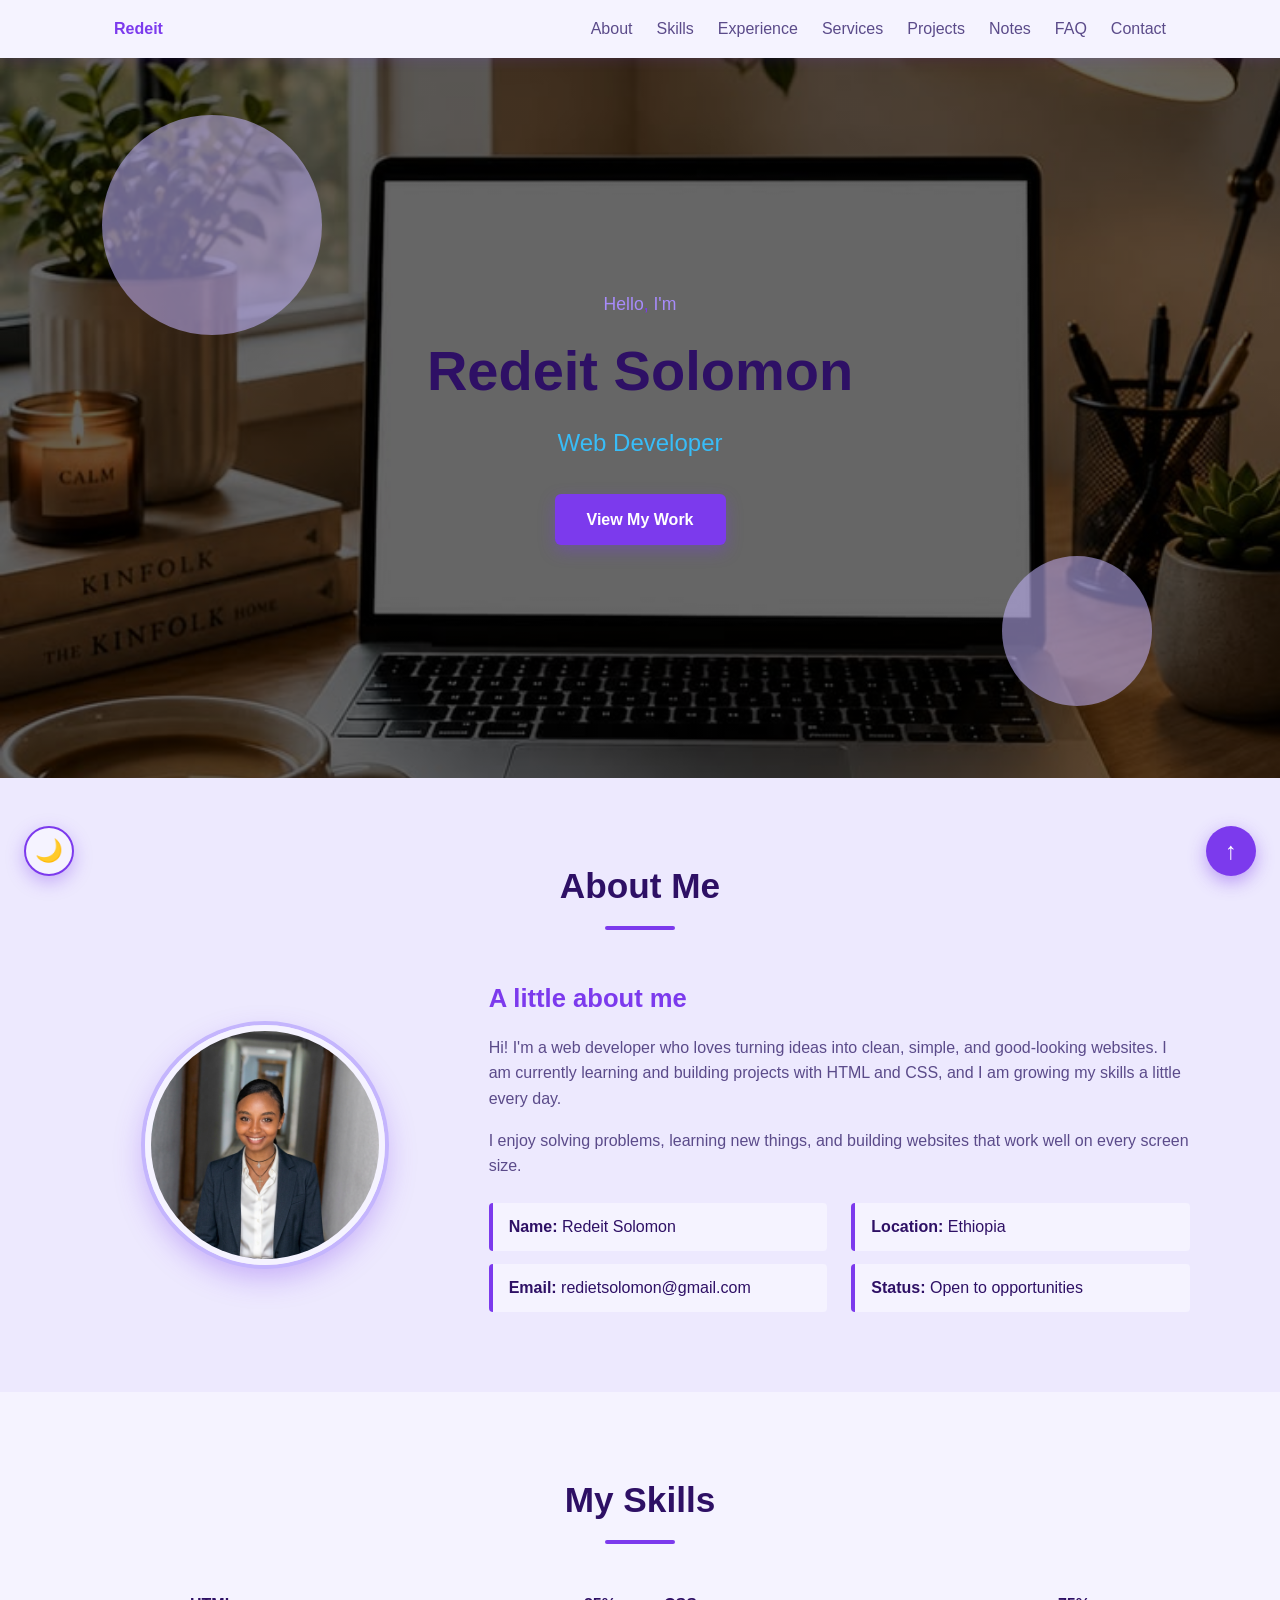
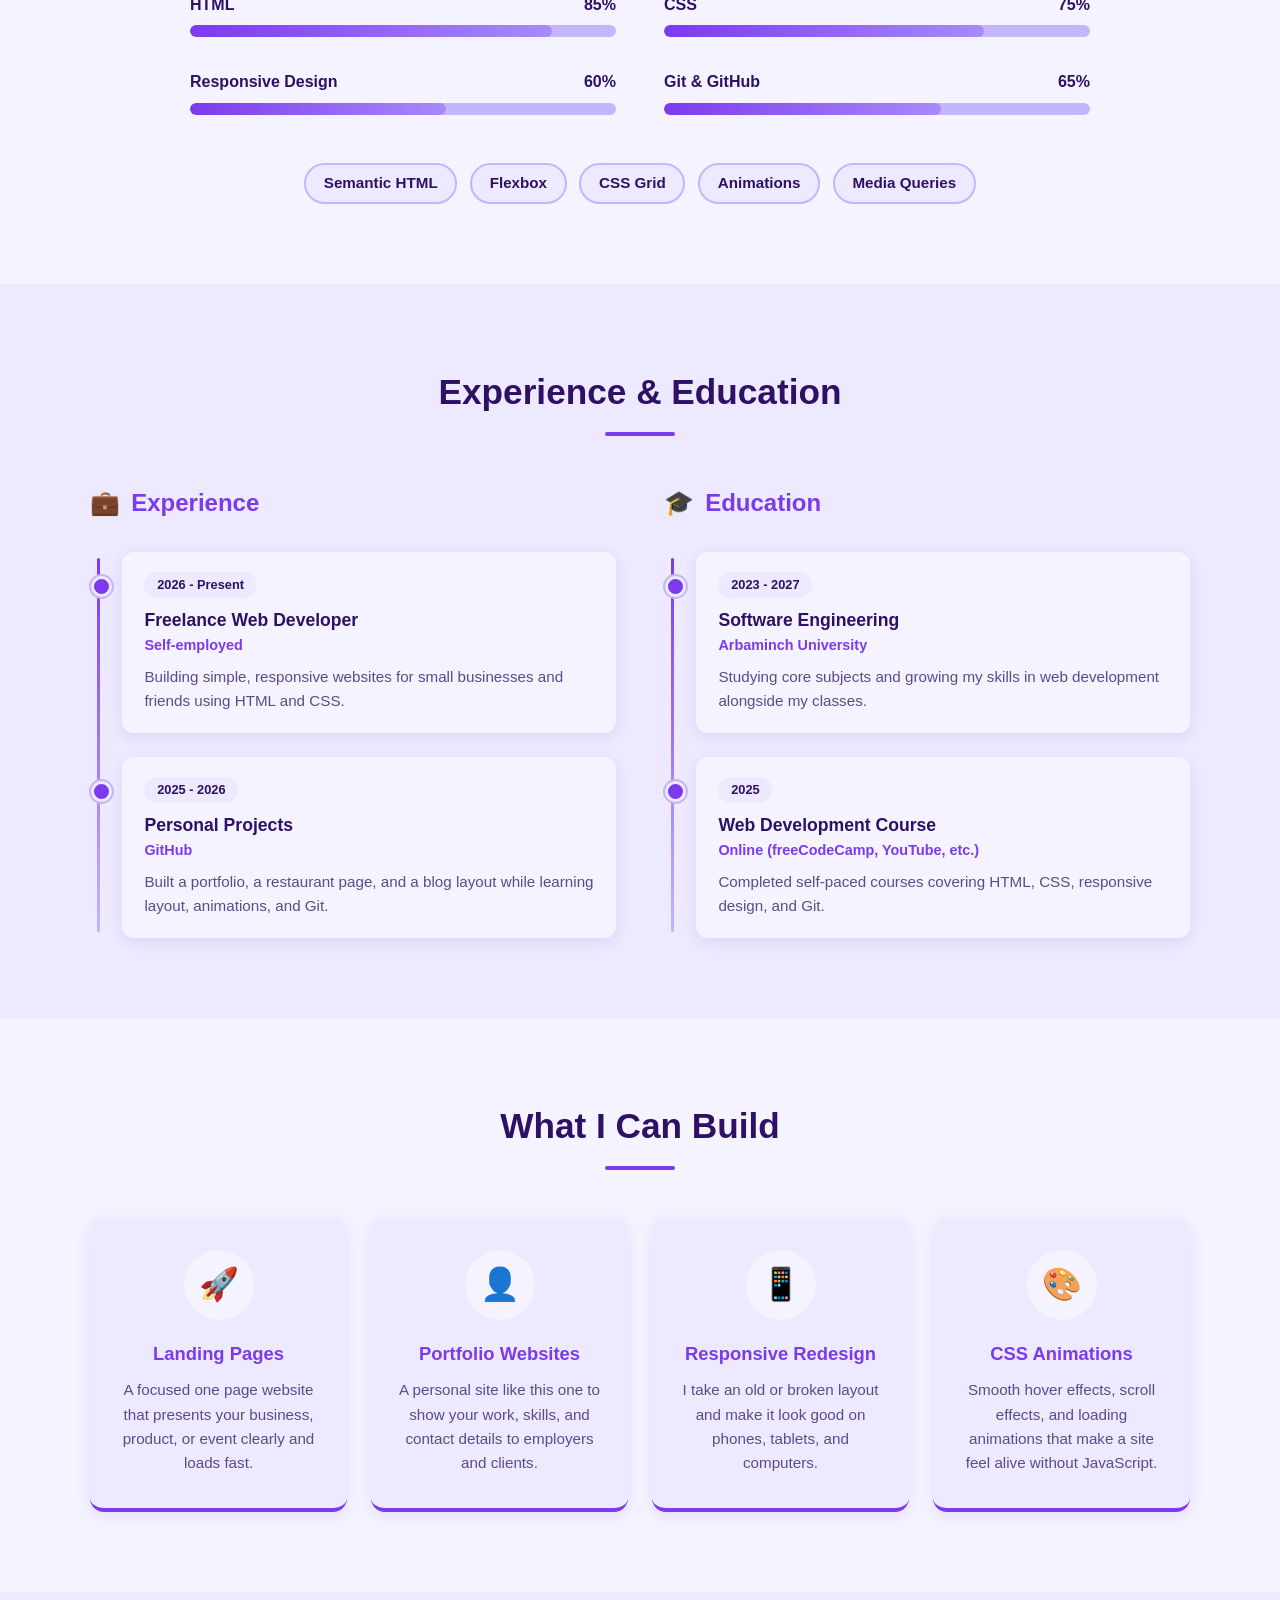
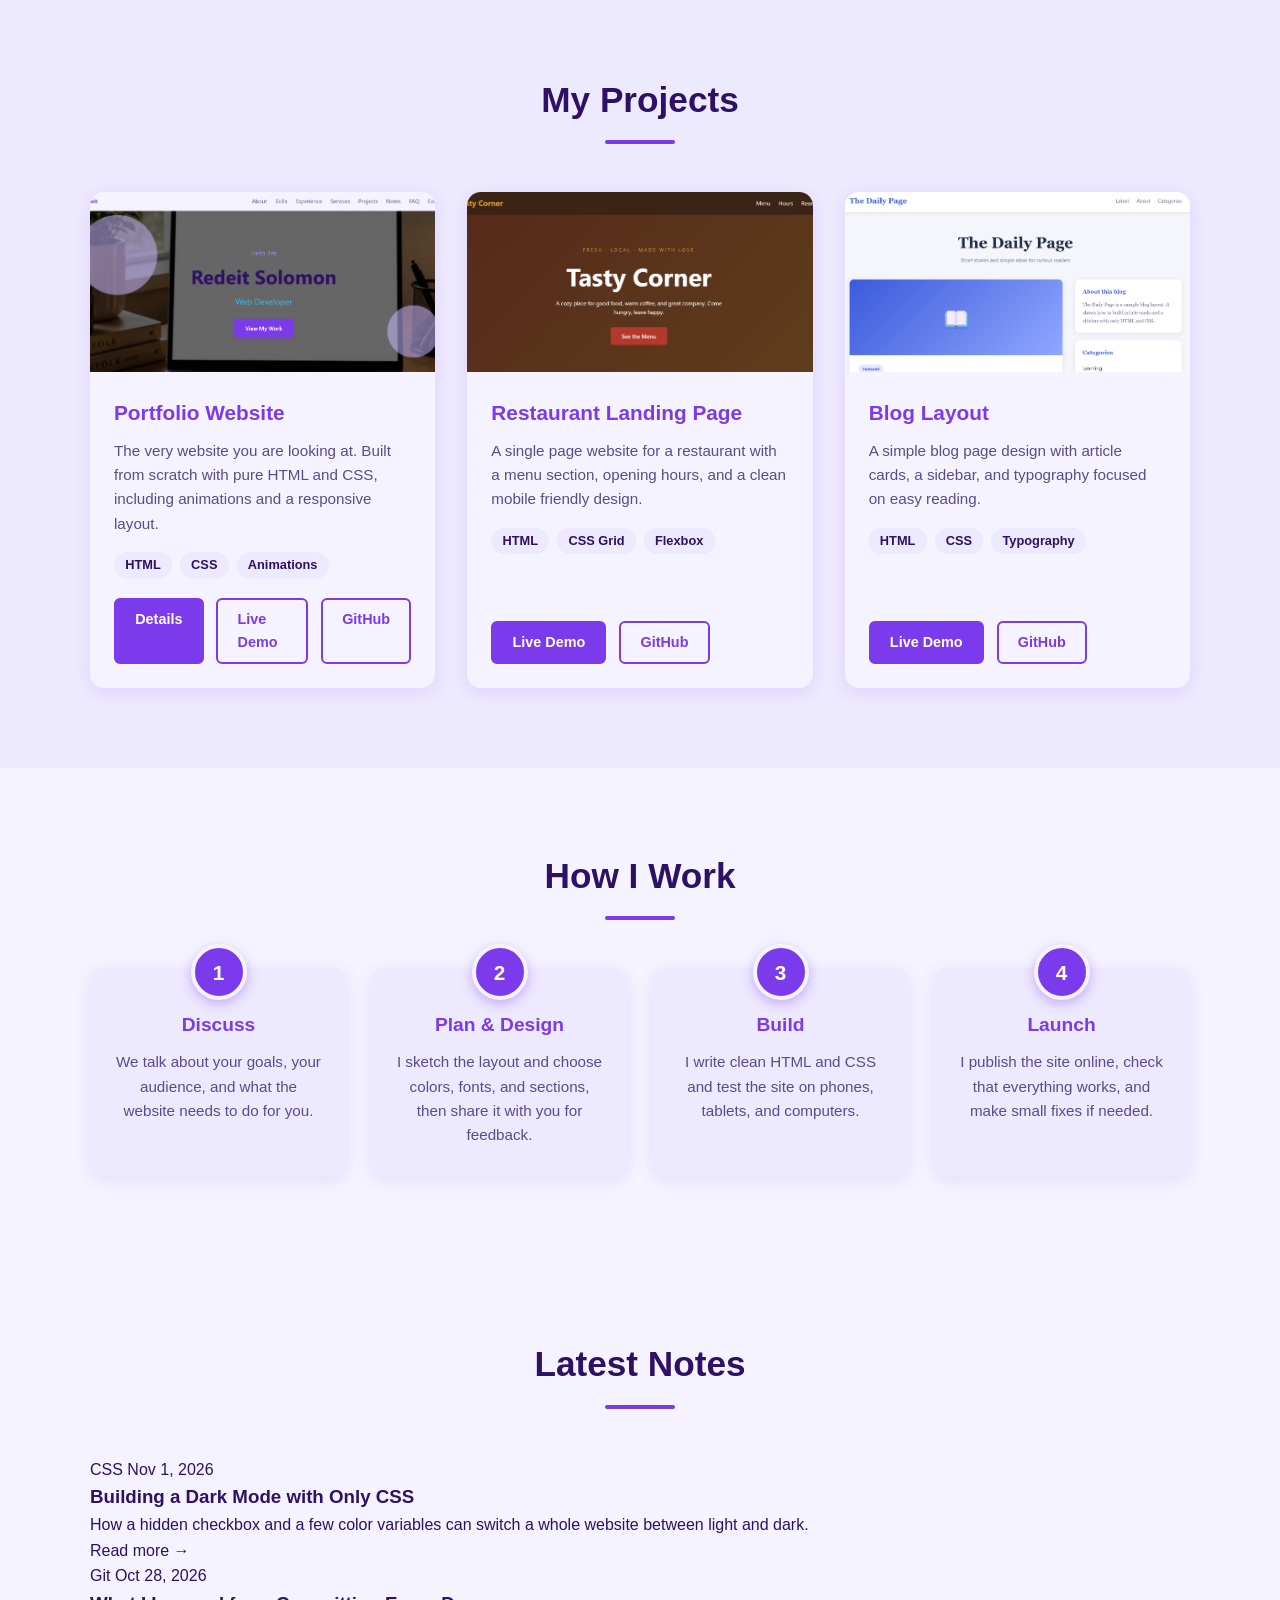
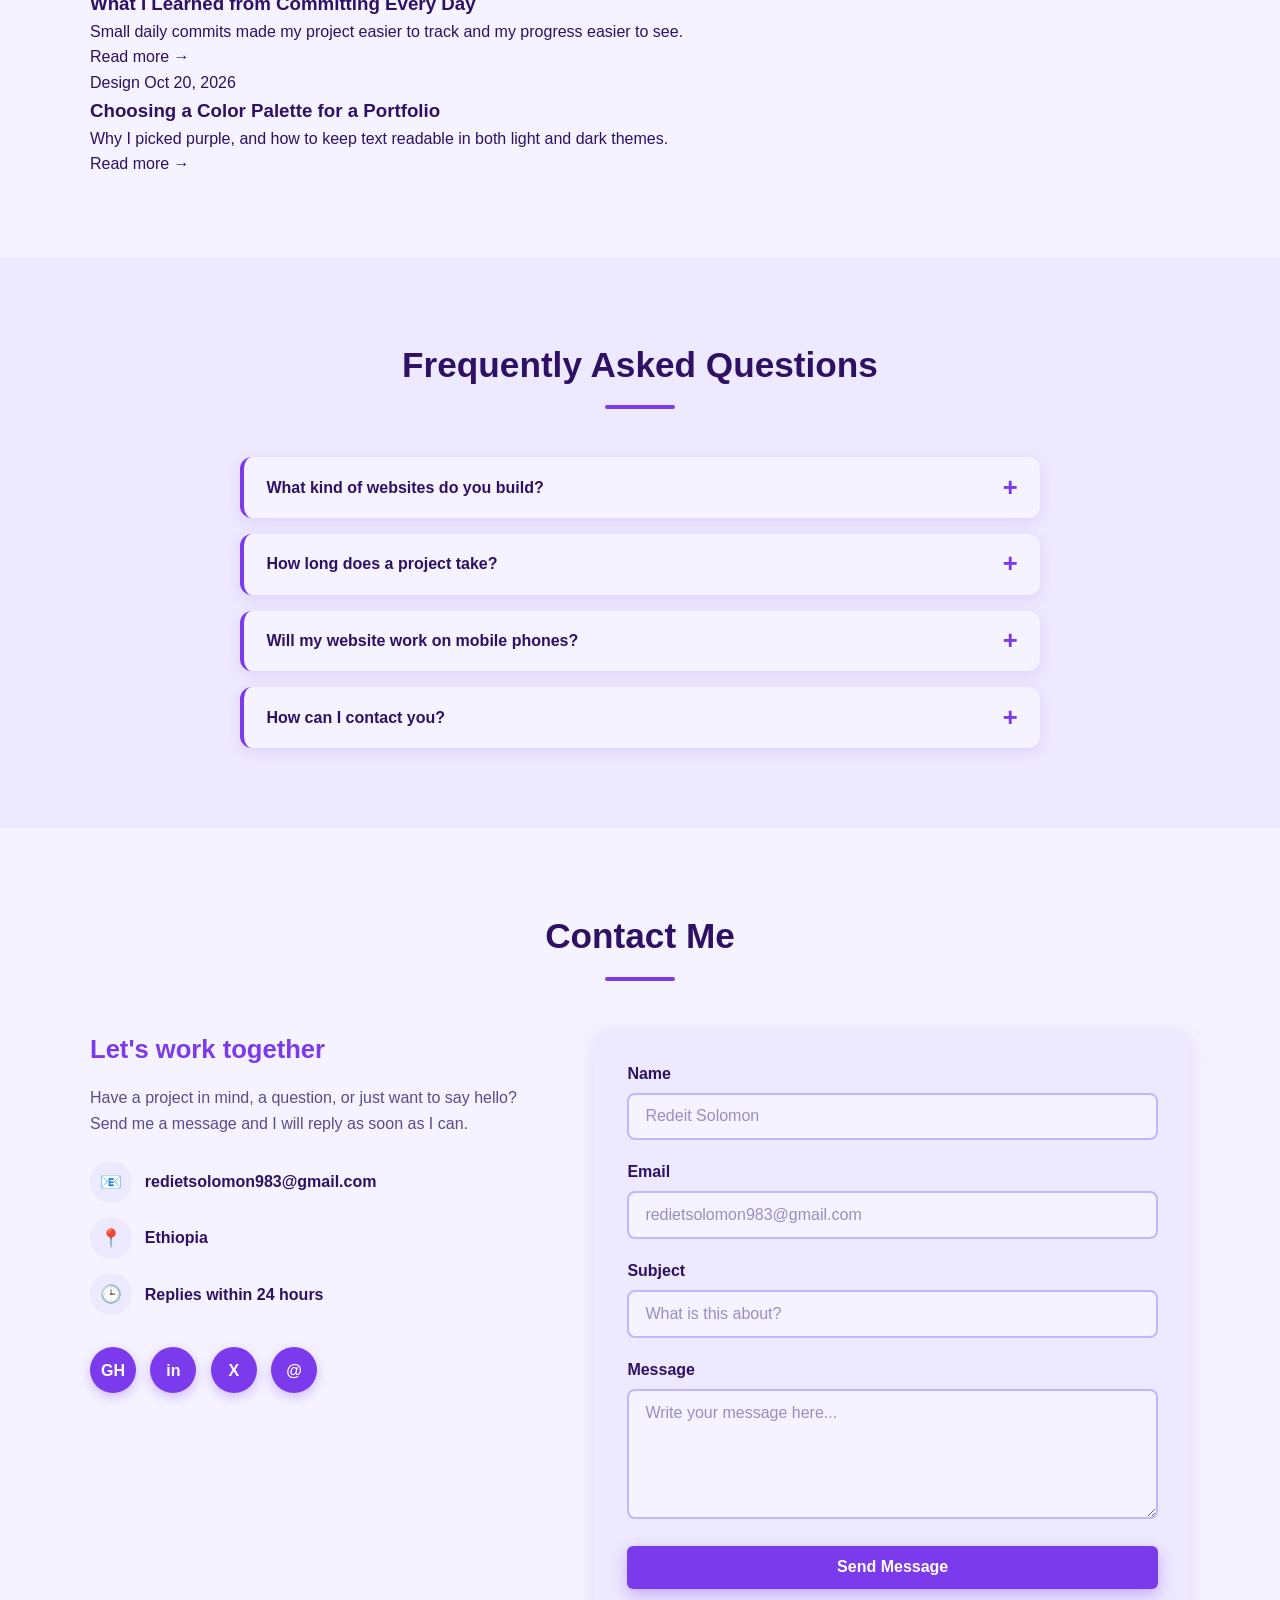
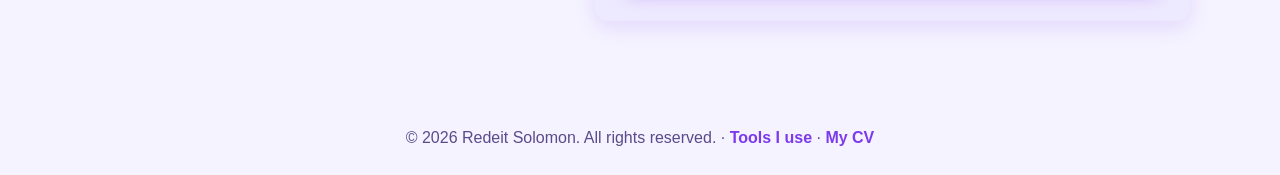
<file: index.html>
<!DOCTYPE html>
<html lang="en">
<head>
  <meta charset="UTF-8">
  <meta name="viewport" content="width=device-width, initial-scale=1.0">

  <title>Redeit Solomon | Web Developer Portfolio</title>
  <meta name="description" content="Portfolio of Redeit Solomon, a web developer building clean, responsive websites with HTML and CSS.">
  <meta name="author" content="Redeit Solomon">
  <meta name="robots" content="index, follow">
  <meta name="theme-color" content="#7c3aed">
  <link rel="canonical" href="https://Rad8.github.io/portfolio/">

  <!-- Favicon -->
  <link rel="icon" href="favicon.svg" type="image/svg+xml">

  <!-- Social preview (WhatsApp, LinkedIn, Facebook, Telegram) -->
  <meta property="og:type" content="website">
  <meta property="og:title" content="Redeit Solomon | Web Developer Portfolio">
  <meta property="og:description" content="Clean, responsive websites built with HTML and CSS.">
  <meta property="og:url" content="https://Rad8.github.io/portfolio/">
  <meta property="og:image" content="https://Rad8.github.io/portfolio/images/og-image.png">
  <meta name="twitter:card" content="summary_large_image">

  <link rel="stylesheet" href="css/style.css">
</head>
<body id="top">

  <!-- Pure CSS dark mode: checkbox + label (keep them as the first two items in body) -->
  <input type="checkbox" id="theme-toggle" class="theme-toggle" aria-label="Switch between light and dark mode">
  <label for="theme-toggle" class="theme-btn" title="Switch light / dark mode"></label>

  <a href="#main" class="skip-link">Skip to content</a>

  <header class="header">
    <nav class="nav" aria-label="Main navigation">
      <a href="#top" class="logo">Redeit</a>

      <!-- Pure CSS hamburger: checkbox + label + links (keep this order) -->
      <input type="checkbox" id="menu-toggle" class="menu-toggle" aria-label="Toggle menu">
      <label for="menu-toggle" class="menu-btn">
        <span></span>
        <span></span>
        <span></span>
      </label>

      <ul class="nav-links">
        <li><a href="#about">About</a></li>
        <li><a href="#skills">Skills</a></li>
        <li><a href="#experience">Experience</a></li>
        <li><a href="#services">Services</a></li>
        <li><a href="#projects">Projects</a></li>
        <li><a href="#notes">Notes</a></li>
        <li><a href="#faq">FAQ</a></li>
        <li><a href="#contact">Contact</a></li>
      </ul>
    </nav>
  </header>

  <main id="main">

    <!-- ===== HERO ===== -->
    <section class="hero" style="background-image: linear-gradient(rgba(0, 0, 0, 0.6), rgba(0, 0, 0, 0.6)), url('images/white-screen-laptop.jpeg') !important; background-size: cover !important; background-position: center !important; background-repeat: no-repeat !important;">
      <span class="shape shape-1"></span>
      <span class="shape shape-2"></span>

      <p class="hero-greeting">
        <span style="color: #a78bfa;">Hello</span>, 
        <span style="color: #a78bfa;">I'm</span>
      </p>
      <h1>Redeit Solomon</h1>
      <p class="hero-role" style="color: #38bdf8;">Web Developer</p>
      <a href="#projects" class="btn">View My Work</a>
    </section>

   <!-- ===== ABOUT ===== -->
    <section class="section" id="about">
      <div class="container">
        <h2 class="section-title">About Me</h2>

        <div class="about-grid">
          <div class="about-image">
           <img src="images/profile.jpeg" alt="Redeit Solomon" class="avatar-img" width="240" height="240" loading="lazy" decoding="async">
          </div>

          <div class="about-text">
            <h3>A little about me</h3>
            <p>
              Hi! I'm a web developer who loves turning ideas into clean,
              simple, and good-looking websites. I am currently learning
              and building projects with HTML and CSS, and I am growing
              my skills a little every day.
            </p>
            <p>
              I enjoy solving problems, learning new things, and building
              websites that work well on every screen size.
            </p>

            <ul class="about-facts">
              <li><strong>Name:</strong> Redeit Solomon</li>
              <li><strong>Location:</strong> Ethiopia</li>
              <li><strong>Email:</strong> redietsolomon@gmail.com</li>
              <li><strong>Status:</strong> Open to opportunities</li>
            </ul>
          </div>
        </div>
      </div>
    </section>

    <!-- ===== SKILLS ===== -->
    <section class="section section-alt" id="skills">
      <div class="container">
        <h2 class="section-title">My Skills</h2>

        <div class="skills-grid">

          <div class="skill">
            <div class="skill-info">
              <span>HTML</span>
              <span>85%</span>
            </div>
            <div class="skill-bar">
              <div class="skill-bar-fill" style="--level: 85%;"></div>
            </div>
          </div>

          <div class="skill">
            <div class="skill-info">
              <span>CSS</span>
              <span>75%</span>
            </div>
            <div class="skill-bar">
              <div class="skill-bar-fill" style="--level: 75%;"></div>
            </div>
          </div>

          <div class="skill">
            <div class="skill-info">
              <span>Responsive Design</span>
              <span>60%</span>
            </div>
            <div class="skill-bar">
              <div class="skill-bar-fill" style="--level: 60%;"></div>
            </div>
          </div>

          <div class="skill">
            <div class="skill-info">
              <span>Git &amp; GitHub</span>
              <span>65%</span>
            </div>
            <div class="skill-bar">
              <div class="skill-bar-fill" style="--level: 65%;"></div>
            </div>
          </div>

        </div>

        <div class="tags">
          <span class="tag">Semantic HTML</span>
          <span class="tag">Flexbox</span>
          <span class="tag">CSS Grid</span>
          <span class="tag">Animations</span>
          <span class="tag">Media Queries</span>
        </div>
      </div>
    </section>

    <!-- ===== EXPERIENCE & EDUCATION ===== -->
    <section class="section" id="experience">
      <div class="container">
        <h2 class="section-title">Experience &amp; Education</h2>

        <div class="timeline-grid">

          <!-- Experience -->
          <div class="timeline-column">
            <h3 class="timeline-heading"><span>💼</span> Experience</h3>

            <div class="timeline">

              <div class="timeline-item">
                <span class="timeline-date">2026 - Present</span>
                <h4>Freelance Web Developer</h4>
                <p class="timeline-place">Self-employed</p>
                <p>
                  Building simple, responsive websites for small businesses
                  and friends using HTML and CSS.
                </p>
              </div>

              <div class="timeline-item">
                <span class="timeline-date">2025 - 2026</span>
                <h4>Personal Projects</h4>
                <p class="timeline-place">GitHub</p>
                <p>
                  Built a portfolio, a restaurant page, and a blog layout
                  while learning layout, animations, and Git.
                </p>
              </div>

            </div>
          </div>

          <!-- Education -->
          <div class="timeline-column">
            <h3 class="timeline-heading"><span>🎓</span> Education</h3>

            <div class="timeline">

              <div class="timeline-item">
                <span class="timeline-date">2023 - 2027</span>
                <h4>Software Engineering</h4>
                <p class="timeline-place">Arbaminch University</p>
                <p>
                  Studying core subjects and growing my skills in
                  web development alongside my classes.
                </p>
              </div>

              <div class="timeline-item">
                <span class="timeline-date">2025</span>
                <h4>Web Development Course</h4>
                <p class="timeline-place">Online (freeCodeCamp, YouTube, etc.)</p>
                <p>
                  Completed self-paced courses covering HTML, CSS,
                  responsive design, and Git.
                </p>
              </div>

            </div>
          </div>

        </div>
      </div>
    </section>

    <!-- ===== SERVICES ===== -->
    <section class="section section-alt" id="services">
      <div class="container">
        <h2 class="section-title">What I Can Build</h2>

        <div class="services-grid">

          <article class="service-card">
            <div class="service-icon">🚀</div>
            <h3>Landing Pages</h3>
            <p>
              A focused one page website that presents your business,
              product, or event clearly and loads fast.
            </p>
          </article>

          <article class="service-card">
            <div class="service-icon">👤</div>
            <h3>Portfolio Websites</h3>
            <p>
              A personal site like this one to show your work,
              skills, and contact details to employers and clients.
            </p>
          </article>

          <article class="service-card">
            <div class="service-icon">📱</div>
            <h3>Responsive Redesign</h3>
            <p>
              I take an old or broken layout and make it look good
              on phones, tablets, and computers.
            </p>
          </article>

          <article class="service-card">
            <div class="service-icon">🎨</div>
            <h3>CSS Animations</h3>
            <p>
              Smooth hover effects, scroll effects, and loading
              animations that make a site feel alive without JavaScript.
            </p>
          </article>

        </div>
      </div>
    </section>

    <!-- ===== PROJECTS ===== -->
    <section class="section" id="projects">
      <div class="container">
        <h2 class="section-title">My Projects</h2>

        <div class="projects-grid">

          <article class="project-card">
            <div class="project-thumb">
  <img src="images/project1.png.png" alt="Screenshot of my portfolio website" class="project-img" width="800" height="450" loading="lazy">
</div>
            <div class="project-body">
              <h3>Portfolio Website</h3>
              <p>
                The very website you are looking at. Built from scratch with
                pure HTML and CSS, including animations and a responsive layout.
              </p>
              <div class="project-tech">
                <span>HTML</span>
                <span>CSS</span>
                <span>Animations</span>
              </div>
              <div class="project-links">
                <a href="projects/portfolio.html" class="link-btn">Details</a>
                <a href="https://Rad8.github.io/portfolio/" class="link-btn link-outline" target="_blank" rel="noopener">Live Demo</a>
                <a href="https://github.com/Rad8/portfolio" class="link-btn link-outline" target="_blank" rel="noopener">GitHub</a>
              </div>
            </div>
          </article>

          <article class="project-card">
            <div class="project-thumb">
  <img src="images/project2.png.png" alt="Screenshot of the restaurant landing page" class="project-img" width="800" height="450" loading="lazy">
</div>
            <div class="project-body">
              <h3>Restaurant Landing Page</h3>
              <p>
                A single page website for a restaurant with a menu section,
                opening hours, and a clean mobile friendly design.
              </p>
              <div class="project-tech">
                <span>HTML</span>
                <span>CSS Grid</span>
                <span>Flexbox</span>
              </div>
              <div class="project-links">
               <a href="restaurant.html" class="link-btn">Live Demo</a>
                <a href="https://github.com/Rad8/restaurant-page" class="link-btn link-outline" target="_blank" rel="noopener">GitHub</a>
              </div>
            </div>
          </article>

          <article class="project-card">
            <div class="project-thumb">
  <img src="images/project3.png.png" alt="Screenshot of the blog layout" class="project-img" width="800" height="450" loading="lazy">
</div>
            <div class="project-body">
              <h3>Blog Layout</h3>
              <p>
                A simple blog page design with article cards, a sidebar,
                and typography focused on easy reading.
              </p>
              <div class="project-tech">
                <span>HTML</span>
                <span>CSS</span>
                <span>Typography</span>
              </div>
              <div class="project-links">
               <a href="blog.html" class="link-btn">Live Demo</a>
                <a href="https://github.com/Rad8/blog-layout" class="link-btn link-outline" target="_blank" rel="noopener">GitHub</a>
              </div>
            </div>
          </article>

        </div>
      </div>
    </section>

    <!-- ===== MY PROCESS ===== -->
    <section class="section section-alt" id="process">
      <div class="container">
        <h2 class="section-title">How I Work</h2>

        <div class="process-grid">

          <article class="process-step">
            <h3>Discuss</h3>
            <p>
              We talk about your goals, your audience, and what the
              website needs to do for you.
            </p>
          </article>

          <article class="process-step">
            <h3>Plan &amp; Design</h3>
            <p>
              I sketch the layout and choose colors, fonts, and
              sections, then share it with you for feedback.
            </p>
          </article>

          <article class="process-step">
            <h3>Build</h3>
            <p>
              I write clean HTML and CSS and test the site on phones,
              tablets, and computers.
            </p>
          </article>

          <article class="process-step">
            <h3>Launch</h3>
            <p>
              I publish the site online, check that everything works,
              and make small fixes if needed.
            </p>
          </article>

        </div>
      </div>
    </section>
 <!-- ===== LATEST NOTES ===== -->
    <section class="section section-alt" id="notes">
      <div class="container">
        <h2 class="section-title">Latest Notes</h2>

        <div class="notes-grid">

          <article class="note-card">
            <div class="note-meta">
              <span class="note-tag">CSS</span>
              <time datetime="2026-11-01">Nov 1, 2026</time>
            </div>
            <h3>Building a Dark Mode with Only CSS</h3>
            <p>
              How a hidden checkbox and a few color variables can
              switch a whole website between light and dark.
            </p>
            <a href="notes/dark-mode-css.html" class="note-link">Read more →</a>
          </article>

          <article class="note-card">
            <div class="note-meta">
              <span class="note-tag">Git</span>
              <time datetime="2026-10-28">Oct 28, 2026</time>
            </div>
            <h3>What I Learned from Committing Every Day</h3>
            <p>
              Small daily commits made my project easier to track
              and my progress easier to see.
            </p>
            <a href="notes/daily-commits.html" class="note-link">Read more →</a>
          </article>

          <article class="note-card">
            <div class="note-meta">
              <span class="note-tag">Design</span>
              <time datetime="2026-10-20">Oct 20, 2026</time>
            </div>
            <h3>Choosing a Color Palette for a Portfolio</h3>
            <p>
              Why I picked purple, and how to keep text readable
              in both light and dark themes.
            </p>
            <a href="notes/color-palette.html" class="note-link">Read more →</a>
          </article>

        </div>
      </div>
    </section>

    <!-- ===== FAQ ===== -->
    <section class="section" id="faq">
      <div class="container">
        <h2 class="section-title">Frequently Asked Questions</h2>

        <div class="faq-list">

          <details class="faq-item">
            <summary>What kind of websites do you build?</summary>
            <p class="faq-answer">
              I build static websites such as portfolios, landing pages,
              and small business pages using HTML and CSS. They are fast,
              simple, and work on every screen size.
            </p>
          </details>

          <details class="faq-item">
            <summary>How long does a project take?</summary>
            <p class="faq-answer">
              A simple one page website usually takes a few days to a
              week, depending on how ready the text and images are.
              Bigger sites take longer, and I will give you a clear
              estimate before starting.
            </p>
          </details>

          <details class="faq-item">
            <summary>Will my website work on mobile phones?</summary>
            <p class="faq-answer">
              Yes. Every website I build is responsive, which means the
              layout adjusts automatically for phones, tablets, and
              computers.
            </p>
          </details>

          <details class="faq-item">
            <summary>How can I contact you?</summary>
            <p class="faq-answer">
              Use the contact form below or send an email to
              you@example.com. I usually reply within 24 hours.
            </p>
          </details>

        </div>
      </div>
    </section>

    <!-- ===== CONTACT ===== -->
    <section class="section section-alt" id="contact">
      <div class="container">
        <h2 class="section-title">Contact Me</h2>

        <div class="contact-grid">

          <div class="contact-info">
            <h3>Let's work together</h3>
            <p>
              Have a project in mind, a question, or just want to say hello?
              Send me a message and I will reply as soon as I can.
            </p>

            <ul class="contact-details">
              <li><span class="contact-icon">📧</span> redietsolomon983@gmail.com</li>
              <li><span class="contact-icon">📍</span> Ethiopia</li>
              <li><span class="contact-icon">🕒</span> Replies within 24 hours</li>
            </ul>

            <div class="socials">
              <a href="https://github.com/Rad8" target="_blank" rel="noopener" class="social-link" aria-label="GitHub">GH</a>
              <a href="https://linkedin.com/in/Rad8" target="_blank" rel="noopener" class="social-link" aria-label="LinkedIn">in</a>
              <a href="https://twitter.com/Rad8" target="_blank" rel="noopener" class="social-link" aria-label="Twitter">X</a>
              <a href="mailto:redietsolomon983@gmail.com" class="social-link" aria-label="Email">@</a>
            </div>
          </div>

          <form class="contact-form" action="mailto:redietsolomon983@gmail.com" method="POST" enctype="text/plain">
            <div class="form-group">
              <label for="name">Name</label>
              <input type="text" id="name" name="name" placeholder="Redeit Solomon" autocomplete="name" required>
            </div>

            <div class="form-group">
              <label for="email">Email</label>
              <input type="email" id="email" name="email" placeholder="redietsolomon983@gmail.com" autocomplete="email" required>
            </div>

            <div class="form-group">
              <label for="subject">Subject</label>
              <input type="text" id="subject" name="subject" placeholder="What is this about?">
            </div>

            <div class="form-group">
              <label for="message">Message</label>
              <textarea id="message" name="message" rows="5" placeholder="Write your message here..." required></textarea>
            </div>

            <button type="submit" class="btn btn-form">Send Message</button>
          </form>

        </div>
      </div>
    </section>

  </main>

  <footer class="footer">
    <p>
  &copy; 2026 Redeit Solomon. All rights reserved. ·
  <a href="uses.html" style="color: var(--accent); font-weight: 600;">Tools I use</a> ·
  <a href="cv.html" style="color: var(--accent); font-weight: 600;">My CV</a>
</p>
  </footer>

  <!-- Back to top button -->
  <a href="#top" class="back-to-top" aria-label="Back to top">↑</a>

</body>
</html>
</file>
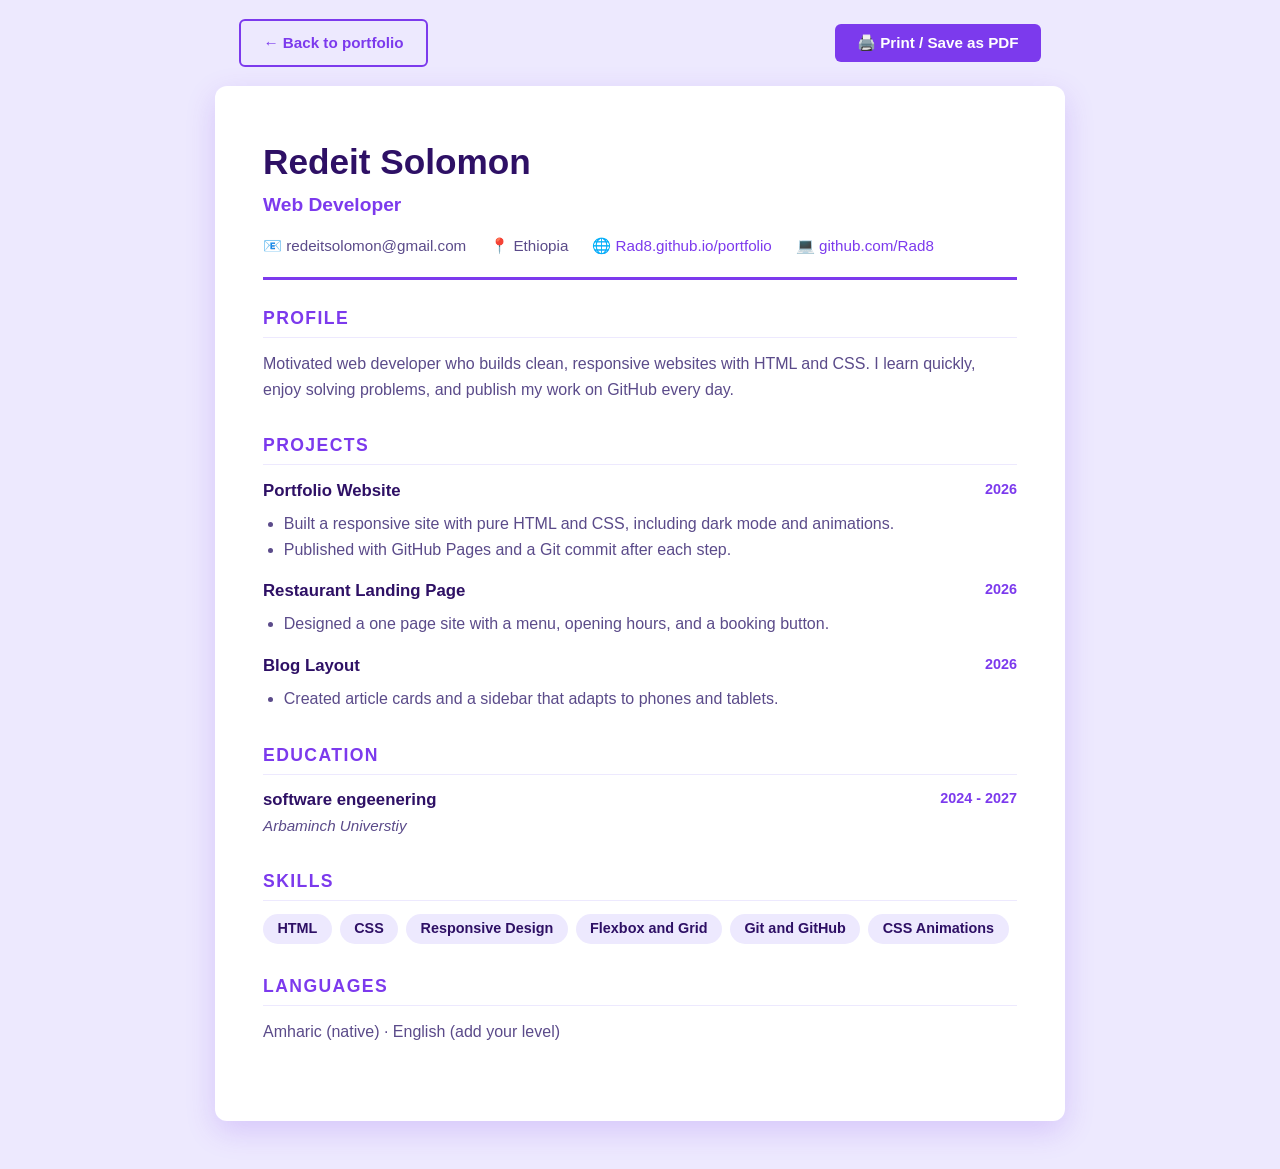
<file: cv.html>
<!DOCTYPE html>
<html lang="en">
<head>
  <meta charset="UTF-8">
  <meta name="viewport" content="width=device-width, initial-scale=1.0">
  <title>CV |Redeit Solomon</title>
  <meta name="description" content="Redeit Solomon, web developer.">
  <link rel="icon" href="favicon.svg" type="image/svg+xml">

  <style>
    * { margin: 0; padding: 0; box-sizing: border-box; }

    :root {
      --bg: #ede9fe;
      --paper: #ffffff;
      --text: #2e1065;
      --muted: #5b4b8a;
      --accent: #7c3aed;
      --soft: #ede9fe;
    }

    body {
      font-family: "Segoe UI", Arial, sans-serif;
      background: var(--bg);
      color: var(--text);
      line-height: 1.6;
    }

    a { color: var(--accent); text-decoration: none; }
    ul { list-style: none; }

    /* ===== Top bar (not printed) ===== */
    .topbar {
      max-width: 850px;
      margin: 0 auto;
      padding: 1.2rem 1.5rem;
      display: flex;
      justify-content: space-between;
      align-items: center;
      flex-wrap: wrap;
      gap: 0.8rem;
    }

    .btn {
      display: inline-block;
      background: var(--accent);
      color: #ffffff;
      border: none;
      padding: 0.6rem 1.4rem;
      border-radius: 6px;
      font-family: inherit;
      font-size: 0.95rem;
      font-weight: 600;
      cursor: pointer;
      transition: transform 0.2s, background 0.2s;
    }

    .btn:hover { background: #6d28d9; transform: translateY(-2px); }

    .btn-outline {
      background: transparent;
      color: var(--accent);
      border: 2px solid var(--accent);
    }

    .btn-outline:hover { background: var(--accent); color: #ffffff; }

    /* ===== The paper ===== */
    .paper {
      max-width: 850px;
      margin: 0 auto 3rem;
      background: var(--paper);
      padding: 3rem;
      border-radius: 12px;
      box-shadow: 0 10px 30px rgba(124, 58, 237, 0.2);
    }

    .cv-head {
      border-bottom: 3px solid var(--accent);
      padding-bottom: 1.2rem;
      margin-bottom: 1.5rem;
    }

    .cv-head h1 { font-size: 2.2rem; }

    .cv-role { color: var(--accent); font-size: 1.2rem; font-weight: 600; }

    .contact {
      display: flex;
      flex-wrap: wrap;
      gap: 0.3rem 1.5rem;
      margin-top: 0.8rem;
      color: var(--muted);
      font-size: 0.95rem;
    }

    section { margin-bottom: 1.8rem; }

    h2 {
      font-size: 1.1rem;
      text-transform: uppercase;
      letter-spacing: 0.08em;
      color: var(--accent);
      border-bottom: 1px solid var(--soft);
      padding-bottom: 0.3rem;
      margin-bottom: 0.8rem;
    }

    p { color: var(--muted); }

    .item { margin-bottom: 1rem; }

    .item-top {
      display: flex;
      justify-content: space-between;
      flex-wrap: wrap;
      gap: 0.3rem;
    }

    .item h3 { font-size: 1.05rem; }

    .date {
      color: var(--accent);
      font-size: 0.9rem;
      font-weight: 600;
    }

    .place { color: var(--muted); font-size: 0.95rem; font-style: italic; }

    .item ul { list-style: disc; margin: 0.4rem 0 0 1.3rem; color: var(--muted); }

    .skills {
      display: flex;
      flex-wrap: wrap;
      gap: 0.5rem;
    }

    .skills li {
      background: var(--soft);
      color: var(--text);
      font-size: 0.9rem;
      font-weight: 600;
      padding: 0.2rem 0.9rem;
      border-radius: 999px;
    }

    @media (max-width: 600px) {
      .paper { padding: 1.5rem; border-radius: 0; }
      .cv-head h1 { font-size: 1.8rem; }
    }

    /* ===== Printing / Save as PDF ===== */
    @media print {
      body { background: #ffffff; }
      .topbar { display: none; }
      .paper { box-shadow: none; padding: 0; margin: 0; max-width: 100%; }
      .item { break-inside: avoid; }
      a { color: #000000; }
    }
  </style>
</head>
<body>

  <div class="topbar">
    <a href="index.html" class="btn btn-outline">← Back to portfolio</a>
    <button class="btn" onclick="window.print()">🖨️ Print / Save as PDF</button>
  </div>

  <main class="paper">

    <header class="cv-head">
      <h1>Redeit Solomon</h1>
      <p class="cv-role">Web Developer</p>
      <div class="contact">
        <span>📧 redeitsolomon@gmail.com</span>
        <span>📍 Ethiopia</span>
        <span>🌐 <a href="https://Rad8.github.io/portfolio/">Rad8.github.io/portfolio</a></span>
        <span>💻 <a href="https://github.com/Rad8">github.com/Rad8</a></span>
      </div>
    </header>

    <section>
      <h2>Profile</h2>
      <p>
        Motivated web developer who builds clean, responsive websites with
        HTML and CSS. I learn quickly, enjoy solving problems, and publish
        my work on GitHub every day.
      </p>
    </section>

    <section>
      <h2>Projects</h2>

      <div class="item">
        <div class="item-top">
          <h3>Portfolio Website</h3>
          <span class="date">2026</span>
        </div>
        <ul>
          <li>Built a responsive site with pure HTML and CSS, including dark mode and animations.</li>
          <li>Published with GitHub Pages and a Git commit after each step.</li>
        </ul>
      </div>

      <div class="item">
        <div class="item-top">
          <h3>Restaurant Landing Page</h3>
          <span class="date">2026</span>
        </div>
        <ul>
          <li>Designed a one page site with a menu, opening hours, and a booking button.</li>
        </ul>
      </div>

      <div class="item">
        <div class="item-top">
          <h3>Blog Layout</h3>
          <span class="date">2026</span>
        </div>
        <ul>
          <li>Created article cards and a sidebar that adapts to phones and tablets.</li>
        </ul>
      </div>
    </section>

    <section>
      <h2>Education</h2>
      <div class="item">
        <div class="item-top">
          <h3> software engeenering</h3>
          <span class="date">2024 - 2027</span>
        </div>
        <p class="place">Arbaminch Universtiy</p>
      </div>
    </section>

    <section>
      <h2>Skills</h2>
      <ul class="skills">
        <li>HTML</li>
        <li>CSS</li>
        <li>Responsive Design</li>
        <li>Flexbox and Grid</li>
        <li>Git and GitHub</li>
        <li>CSS Animations</li>
      </ul>
    </section>

    <section>
      <h2>Languages</h2>
      <p>Amharic (native) · English (add your level)</p>
    </section>

  </main>

</body>
</html>
</file>
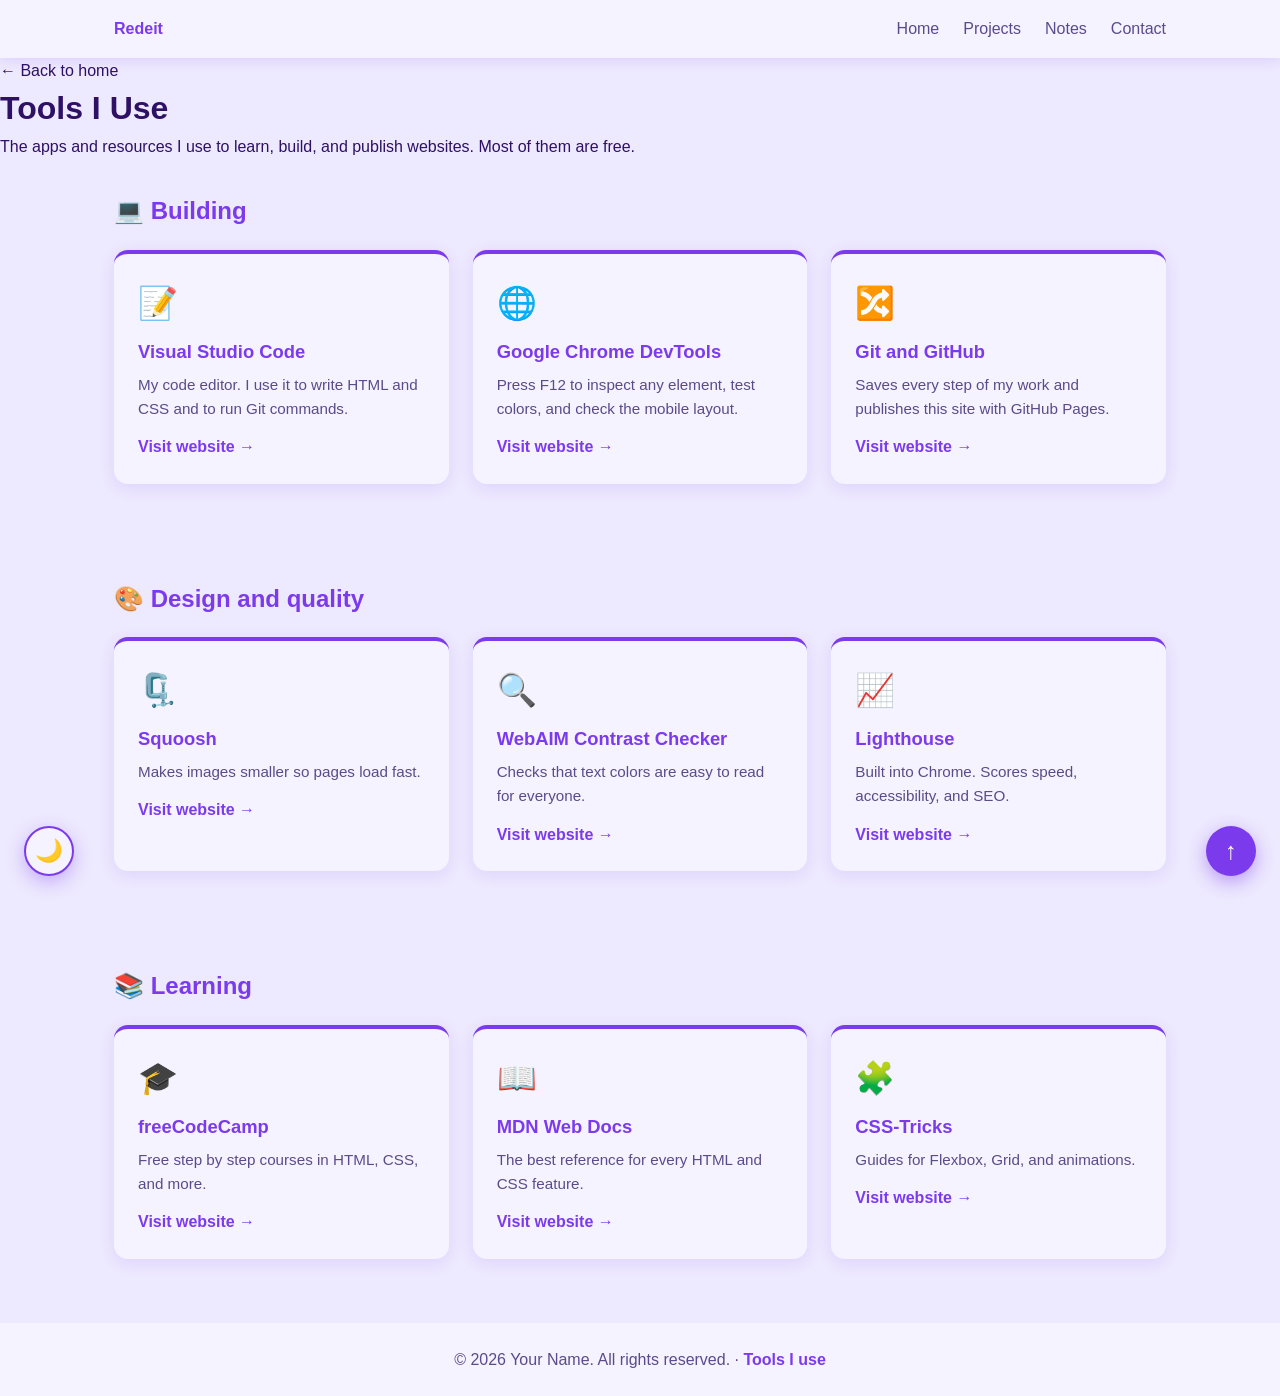
<file: uses.html>
<!DOCTYPE html>
<html lang="en">
<head>
  <meta charset="UTF-8">
  <meta name="viewport" content="width=device-width, initial-scale=1.0">
  <title>Tools I Use | Redeit</title>
  <meta name="description" content="The tools, apps, and learning resources I use to build websites.">
  <meta name="theme-color" content="#7c3aed">
  <link rel="icon" href="favicon.svg" type="image/svg+xml">
  <link rel="stylesheet" href="css/style.css">

  <!-- Small styles used only on this page -->
  <style>
    .tools-grid {
      display: grid;
      grid-template-columns: repeat(3, 1fr);
      gap: 1.5rem;
      max-width: 1100px;
      margin: 0 auto;
      padding: 0 1.5rem 4rem;
    }

    .tools-group-title {
      max-width: 1100px;
      margin: 2rem auto 1.2rem;
      padding: 0 1.5rem;
      color: var(--accent);
      font-size: 1.5rem;
    }

    .tool-card {
      background-color: var(--bg-light);
      border-top: 4px solid var(--accent);
      border-radius: 14px;
      padding: 1.5rem;
      box-shadow: 0 4px 16px rgba(124, 58, 237, 0.12);
      transition: transform 0.3s, box-shadow 0.3s, background-color 0.4s;
    }

    .tool-card:hover {
      transform: translateY(-8px);
      box-shadow: 0 18px 36px rgba(124, 58, 237, 0.28);
    }

    .tool-icon {
      font-size: 2rem;
      margin-bottom: 0.5rem;
    }

    .tool-card h3 {
      font-size: 1.15rem;
      color: var(--accent);
      margin-bottom: 0.4rem;
    }

    .tool-card p {
      color: var(--text-muted);
      font-size: 0.95rem;
      margin-bottom: 0.8rem;
    }

    .tool-card a {
      color: var(--accent);
      font-weight: 600;
    }

    @media (max-width: 900px) {
      .tools-grid { grid-template-columns: 1fr 1fr; }
    }

    @media (max-width: 600px) {
      .tools-grid { grid-template-columns: 1fr; }
    }
  </style>
</head>
<body id="top">

  <input type="checkbox" id="theme-toggle" class="theme-toggle" aria-label="Switch between light and dark mode">
  <label for="theme-toggle" class="theme-btn" title="Switch light / dark mode"></label>

  <a href="#main" class="skip-link">Skip to content</a>

  <header class="header">
    <nav class="nav" aria-label="Main navigation">
      <a href="index.html" class="logo">Redeit</a>

      <input type="checkbox" id="menu-toggle" class="menu-toggle" aria-label="Toggle menu">
      <label for="menu-toggle" class="menu-btn"><span></span><span></span><span></span></label>

      <ul class="nav-links">
        <li><a href="index.html">Home</a></li>
        <li><a href="index.html#projects">Projects</a></li>
        <li><a href="index.html#notes">Notes</a></li>
        <li><a href="index.html#contact">Contact</a></li>
      </ul>
    </nav>
  </header>

  <main id="main" class="page-main">

    <header class="article-header">
      <a href="index.html" class="back-link">← Back to home</a>
      <h1>Tools I Use</h1>
      <p class="article-lead">
        The apps and resources I use to learn, build, and publish websites.
        Most of them are free.
      </p>
    </header>

    <h2 class="tools-group-title">💻 Building</h2>
    <div class="tools-grid">

      <article class="tool-card">
        <div class="tool-icon">📝</div>
        <h3>Visual Studio Code</h3>
        <p>My code editor. I use it to write HTML and CSS and to run Git commands.</p>
        <a href="https://code.visualstudio.com" target="_blank" rel="noopener">Visit website →</a>
      </article>

      <article class="tool-card">
        <div class="tool-icon">🌐</div>
        <h3>Google Chrome DevTools</h3>
        <p>Press F12 to inspect any element, test colors, and check the mobile layout.</p>
        <a href="https://developer.chrome.com/docs/devtools" target="_blank" rel="noopener">Visit website →</a>
      </article>

      <article class="tool-card">
        <div class="tool-icon">🔀</div>
        <h3>Git and GitHub</h3>
        <p>Saves every step of my work and publishes this site with GitHub Pages.</p>
        <a href="https://github.com" target="_blank" rel="noopener">Visit website →</a>
      </article>

    </div>

    <h2 class="tools-group-title">🎨 Design and quality</h2>
    <div class="tools-grid">

      <article class="tool-card">
        <div class="tool-icon">🗜️</div>
        <h3>Squoosh</h3>
        <p>Makes images smaller so pages load fast.</p>
        <a href="https://squoosh.app" target="_blank" rel="noopener">Visit website →</a>
      </article>

      <article class="tool-card">
        <div class="tool-icon">🔍</div>
        <h3>WebAIM Contrast Checker</h3>
        <p>Checks that text colors are easy to read for everyone.</p>
        <a href="https://webaim.org/resources/contrastchecker/" target="_blank" rel="noopener">Visit website →</a>
      </article>

      <article class="tool-card">
        <div class="tool-icon">📈</div>
        <h3>Lighthouse</h3>
        <p>Built into Chrome. Scores speed, accessibility, and SEO.</p>
        <a href="https://developer.chrome.com/docs/lighthouse" target="_blank" rel="noopener">Visit website →</a>
      </article>

    </div>

    <h2 class="tools-group-title">📚 Learning</h2>
    <div class="tools-grid">

      <article class="tool-card">
        <div class="tool-icon">🎓</div>
        <h3>freeCodeCamp</h3>
        <p>Free step by step courses in HTML, CSS, and more.</p>
        <a href="https://www.freecodecamp.org" target="_blank" rel="noopener">Visit website →</a>
      </article>

      <article class="tool-card">
        <div class="tool-icon">📖</div>
        <h3>MDN Web Docs</h3>
        <p>The best reference for every HTML and CSS feature.</p>
        <a href="https://developer.mozilla.org" target="_blank" rel="noopener">Visit website →</a>
      </article>

      <article class="tool-card">
        <div class="tool-icon">🧩</div>
        <h3>CSS-Tricks</h3>
        <p>Guides for Flexbox, Grid, and animations.</p>
        <a href="https://css-tricks.com" target="_blank" rel="noopener">Visit website →</a>
      </article>

    </div>

  </main>

  <footer class="footer">
    <p>
  &copy; 2026 Your Name. All rights reserved. ·
  <a href="uses.html" style="color: var(--accent); font-weight: 600;">Tools I use</a>
</p>
  </footer>

  <a href="#top" class="back-to-top" aria-label="Back to top">↑</a>

</body>
</html>
</file>
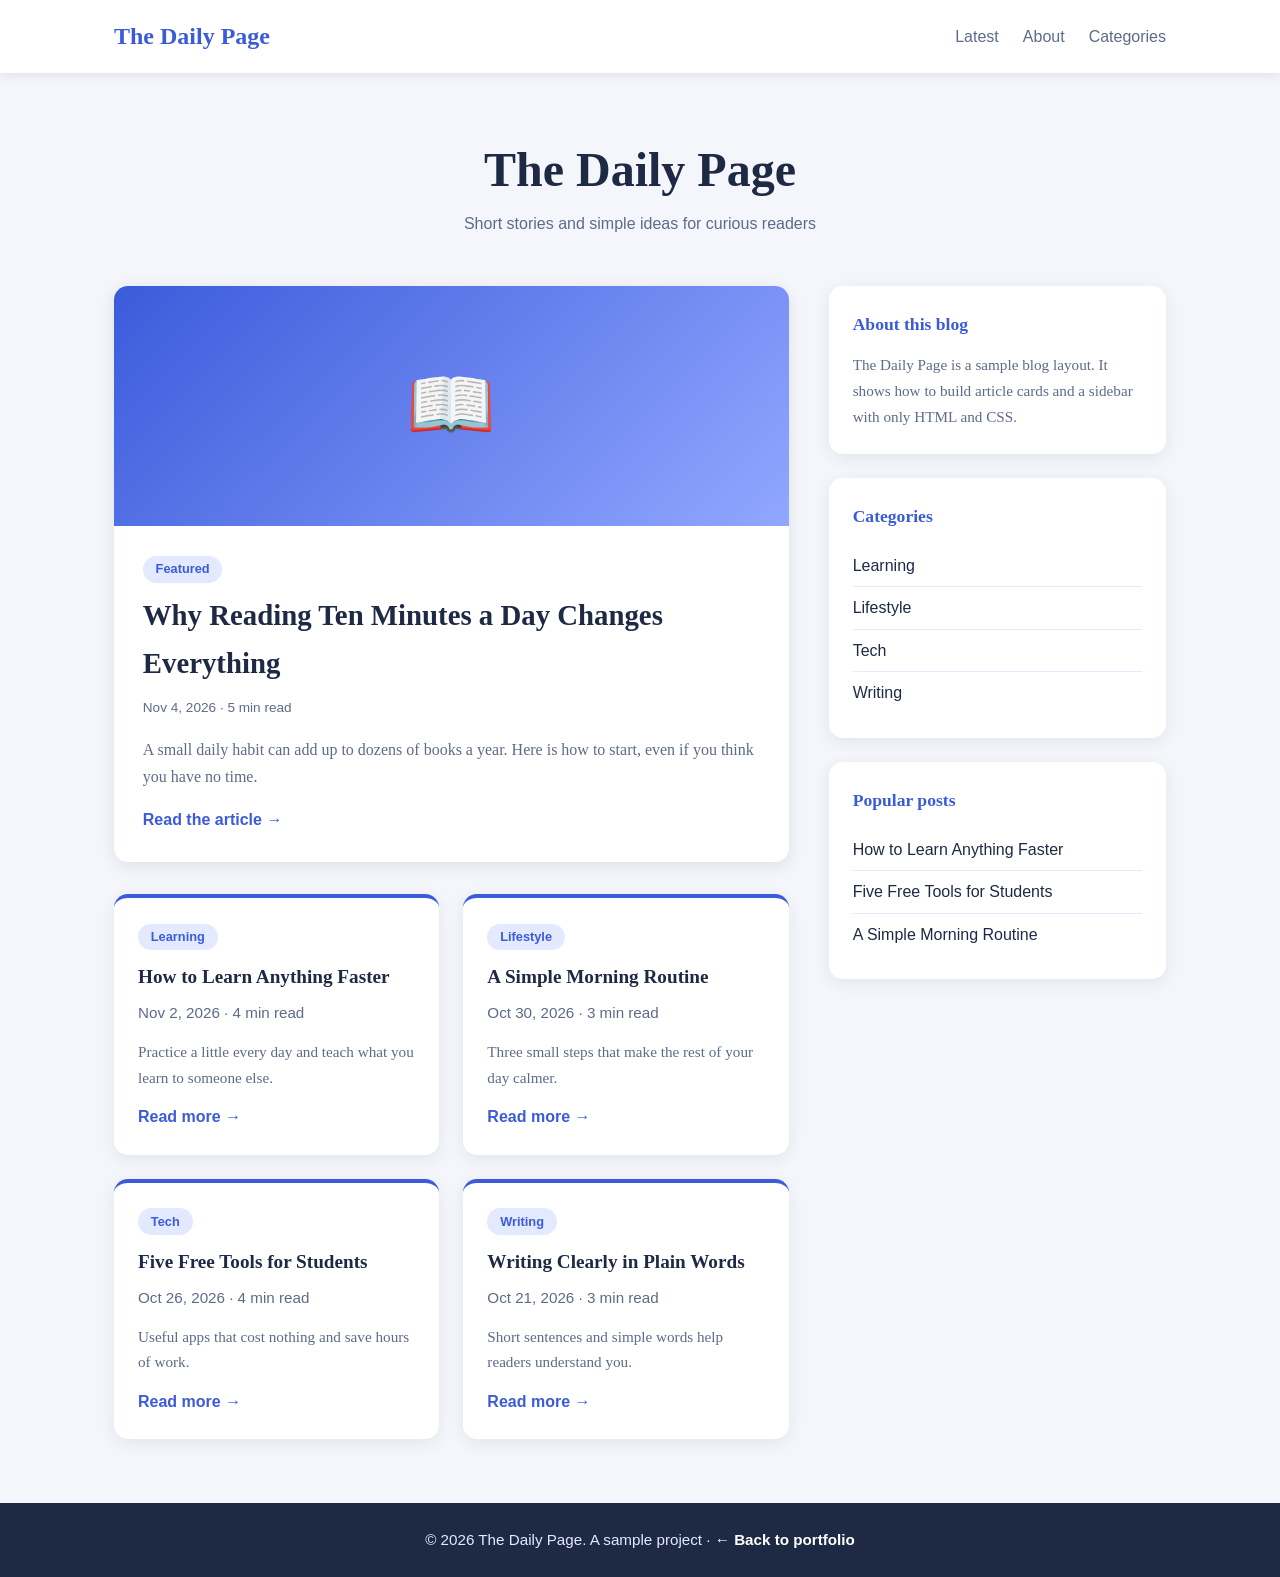
<file: notes/blog.html>
<!DOCTYPE html>
<html lang="en">
<head>
  <meta charset="UTF-8">
  <meta name="viewport" content="width=device-width, initial-scale=1.0">
  <title>The Daily Page | Blog Layout</title>
  <meta name="description" content="The Daily Page, a sample blog layout built with HTML and CSS.">
  <link rel="icon" href="favicon.svg" type="image/svg+xml">

  <style>
    * { margin: 0; padding: 0; box-sizing: border-box; }

    :root {
      --bg: #f4f6fb;
      --card: #ffffff;
      --text: #1e2a44;
      --muted: #5d6b88;
      --blue: #3b5bdb;
      --blue-dark: #2f49b3;
      --soft: #e3e9ff;
    }

    html { scroll-behavior: smooth; scroll-padding-top: 70px; }

    body {
      font-family: Georgia, "Times New Roman", serif;
      background: var(--bg);
      color: var(--text);
      line-height: 1.7;
    }

    a { color: inherit; text-decoration: none; }
    ul { list-style: none; }

    /* ===== Header ===== */
    .header {
      position: sticky;
      top: 0;
      z-index: 10;
      background: var(--card);
      box-shadow: 0 2px 10px rgba(30, 42, 68, 0.1);
    }

    .nav {
      max-width: 1100px;
      margin: 0 auto;
      padding: 1rem 1.5rem;
      display: flex;
      justify-content: space-between;
      align-items: center;
      flex-wrap: wrap;
      gap: 0.5rem;
    }

    .logo { font-size: 1.5rem; font-weight: 700; color: var(--blue); }

    .nav-links {
      display: flex;
      gap: 1.5rem;
      font-family: "Segoe UI", Arial, sans-serif;
    }

    .nav-links a { color: var(--muted); transition: color 0.3s; }
    .nav-links a:hover { color: var(--blue); }

    /* ===== Page title ===== */
    .page-head {
      text-align: center;
      padding: 3.5rem 1.5rem 2rem;
    }

    .page-head h1 { font-size: clamp(2rem, 6vw, 3rem); }

    .page-head p {
      color: var(--muted);
      font-family: "Segoe UI", Arial, sans-serif;
    }

    /* ===== Layout: articles + sidebar ===== */
    .layout {
      max-width: 1100px;
      margin: 0 auto;
      padding: 1rem 1.5rem 4rem;
      display: grid;
      grid-template-columns: 2fr 1fr;
      gap: 2.5rem;
      align-items: start;
    }

    /* ===== Featured article ===== */
    .featured {
      background: var(--card);
      border-radius: 14px;
      overflow: hidden;
      box-shadow: 0 4px 16px rgba(30, 42, 68, 0.1);
      margin-bottom: 2rem;
    }

    .featured-img {
      height: 240px;
      background: linear-gradient(135deg, #3b5bdb, #91a7ff);
      display: flex;
      justify-content: center;
      align-items: center;
      font-size: 4.5rem;
    }

    .featured-body { padding: 1.8rem; }

    .featured-body h2 { font-size: 1.8rem; margin: 0.5rem 0; }

    .featured-body p { color: var(--muted); margin-bottom: 1rem; }

    /* ===== Small pieces used in cards ===== */
    .tag {
      display: inline-block;
      background: var(--soft);
      color: var(--blue);
      font-family: "Segoe UI", Arial, sans-serif;
      font-size: 0.8rem;
      font-weight: 700;
      padding: 0.15rem 0.8rem;
      border-radius: 999px;
    }

    .meta {
      font-family: "Segoe UI", Arial, sans-serif;
      font-size: 0.85rem;
      color: var(--muted);
    }

    .read-more {
      color: var(--blue);
      font-family: "Segoe UI", Arial, sans-serif;
      font-weight: 600;
      transition: letter-spacing 0.25s;
    }

    .read-more:hover { letter-spacing: 0.04em; }

    /* ===== Article cards ===== */
    .posts {
      display: grid;
      grid-template-columns: 1fr 1fr;
      gap: 1.5rem;
    }

    .post {
      background: var(--card);
      border-radius: 14px;
      padding: 1.5rem;
      border-top: 4px solid var(--blue);
      box-shadow: 0 4px 16px rgba(30, 42, 68, 0.08);
      transition: transform 0.3s, box-shadow 0.3s;
    }

    .post:hover {
      transform: translateY(-6px);
      box-shadow: 0 14px 30px rgba(30, 42, 68, 0.18);
    }

    .post h3 { font-size: 1.2rem; margin: 0.7rem 0 0.4rem; }

    .post p {
      color: var(--muted);
      font-size: 0.95rem;
      margin-bottom: 0.8rem;
    }

    /* ===== Sidebar ===== */
    .sidebar { display: grid; gap: 1.5rem; }

    .widget {
      background: var(--card);
      border-radius: 14px;
      padding: 1.5rem;
      box-shadow: 0 4px 16px rgba(30, 42, 68, 0.08);
    }

    .widget h3 {
      font-size: 1.1rem;
      color: var(--blue);
      margin-bottom: 0.8rem;
    }

    .widget p { color: var(--muted); font-size: 0.95rem; }

    .widget li {
      font-family: "Segoe UI", Arial, sans-serif;
      padding: 0.45rem 0;
      border-bottom: 1px solid var(--soft);
    }

    .widget li:last-child { border-bottom: none; }

    .widget li a { transition: color 0.25s; }
    .widget li a:hover { color: var(--blue); }

    /* ===== Footer ===== */
    .footer {
      text-align: center;
      padding: 1.5rem;
      background: var(--text);
      color: var(--soft);
      font-family: "Segoe UI", Arial, sans-serif;
      font-size: 0.95rem;
    }

    .footer a { color: #ffffff; font-weight: 600; }

    /* ===== Phones and tablets ===== */
    @media (max-width: 900px) {
      .layout { grid-template-columns: 1fr; }
    }

    @media (max-width: 600px) {
      .nav { flex-direction: column; }
      .nav-links { gap: 1rem; }
      .posts { grid-template-columns: 1fr; }
      .featured-img { height: 180px; }
    }

    @media (prefers-reduced-motion: reduce) {
      * { transition: none !important; }
    }
  </style>
</head>
<body>

  <header class="header">
    <nav class="nav">
      <a href="#top" class="logo">The Daily Page</a>
      <ul class="nav-links">
        <li><a href="#latest">Latest</a></li>
        <li><a href="#about">About</a></li>
        <li><a href="#categories">Categories</a></li>
      </ul>
    </nav>
  </header>

  <main id="top">

    <section class="page-head">
      <h1>The Daily Page</h1>
      <p>Short stories and simple ideas for curious readers</p>
    </section>

    <div class="layout">

      <!-- ===== Articles ===== -->
      <div id="latest">

        <article class="featured">
          <div class="featured-img">📖</div>
          <div class="featured-body">
            <span class="tag">Featured</span>
            <h2>Why Reading Ten Minutes a Day Changes Everything</h2>
            <p class="meta">Nov 4, 2026 · 5 min read</p>
            <p>
              A small daily habit can add up to dozens of books a year.
              Here is how to start, even if you think you have no time.
            </p>
            <a href="#" class="read-more">Read the article →</a>
          </div>
        </article>

        <div class="posts">

          <article class="post">
            <span class="tag">Learning</span>
            <h3>How to Learn Anything Faster</h3>
            <p class="meta">Nov 2, 2026 · 4 min read</p>
            <p>Practice a little every day and teach what you learn to someone else.</p>
            <a href="#" class="read-more">Read more →</a>
          </article>

          <article class="post">
            <span class="tag">Lifestyle</span>
            <h3>A Simple Morning Routine</h3>
            <p class="meta">Oct 30, 2026 · 3 min read</p>
            <p>Three small steps that make the rest of your day calmer.</p>
            <a href="#" class="read-more">Read more →</a>
          </article>

          <article class="post">
            <span class="tag">Tech</span>
            <h3>Five Free Tools for Students</h3>
            <p class="meta">Oct 26, 2026 · 4 min read</p>
            <p>Useful apps that cost nothing and save hours of work.</p>
            <a href="#" class="read-more">Read more →</a>
          </article>

          <article class="post">
            <span class="tag">Writing</span>
            <h3>Writing Clearly in Plain Words</h3>
            <p class="meta">Oct 21, 2026 · 3 min read</p>
            <p>Short sentences and simple words help readers understand you.</p>
            <a href="#" class="read-more">Read more →</a>
          </article>

        </div>
      </div>

      <!-- ===== Sidebar ===== -->
      <aside class="sidebar">

        <section class="widget" id="about">
          <h3>About this blog</h3>
          <p>
            The Daily Page is a sample blog layout. It shows how to
            build article cards and a sidebar with only HTML and CSS.
          </p>
        </section>

        <section class="widget" id="categories">
          <h3>Categories</h3>
          <ul>
            <li><a href="#">Learning</a></li>
            <li><a href="#">Lifestyle</a></li>
            <li><a href="#">Tech</a></li>
            <li><a href="#">Writing</a></li>
          </ul>
        </section>

        <section class="widget">
          <h3>Popular posts</h3>
          <ul>
            <li><a href="#">How to Learn Anything Faster</a></li>
            <li><a href="#">Five Free Tools for Students</a></li>
            <li><a href="#">A Simple Morning Routine</a></li>
          </ul>
        </section>

      </aside>

    </div>
  </main>

  <footer class="footer">
    <p>
      &copy; 2026 The Daily Page. A sample project ·
      <a href="index.html">← Back to portfolio</a>
    </p>
  </footer>

</body>
</html>
</file>
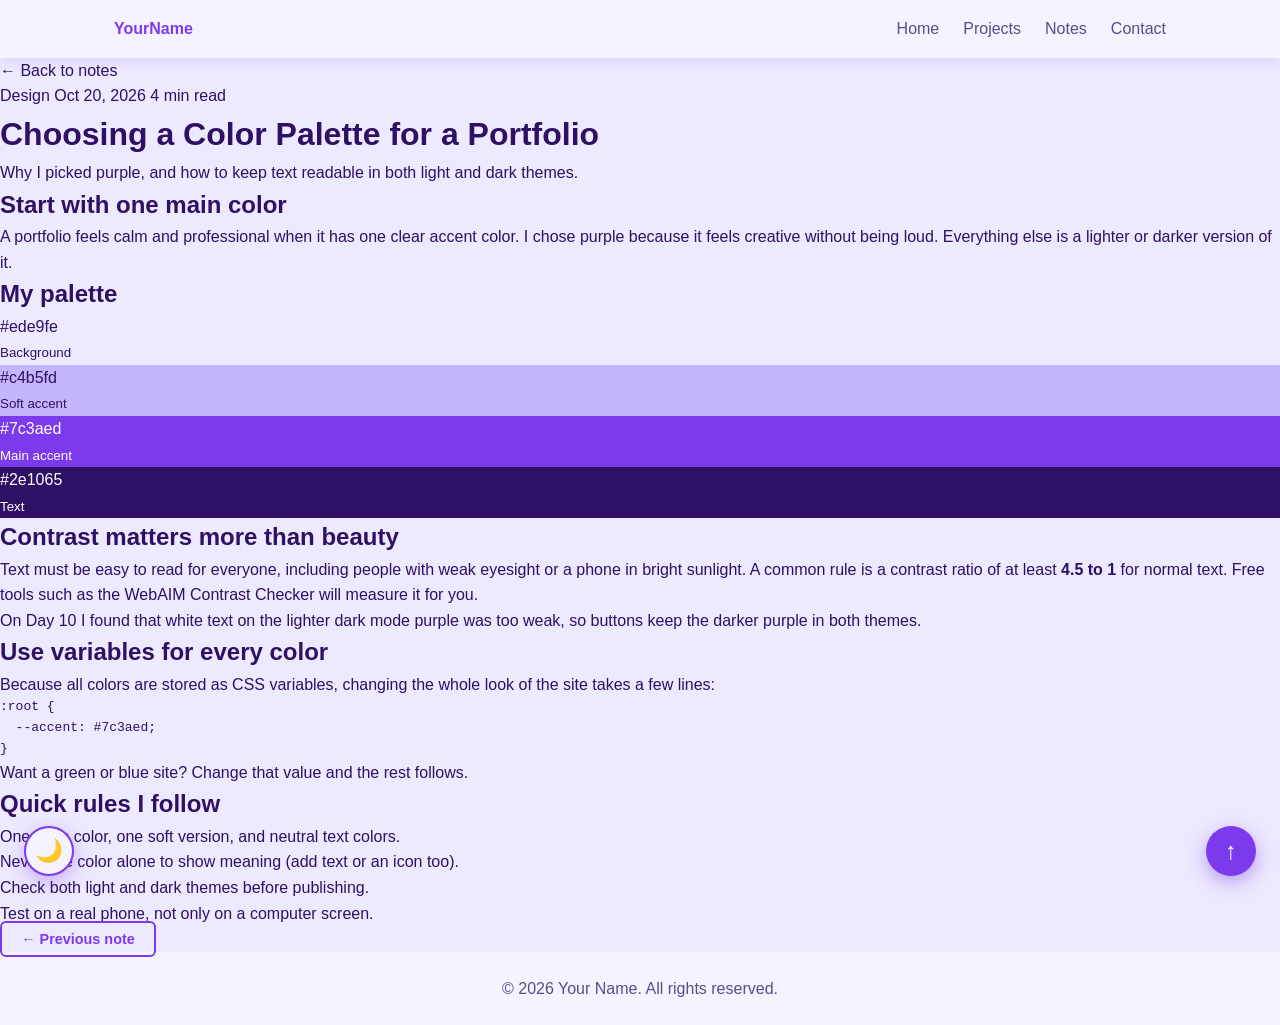
<file: notes/color-palette.html>
<!DOCTYPE html>
<html lang="en">
<head>
  <meta charset="UTF-8">
  <meta name="viewport" content="width=device-width, initial-scale=1.0">
  <title>Choosing a Color Palette for a Portfolio | Your Name</title>
  <meta name="description" content="Why I picked purple, and how to keep text readable in both light and dark themes.">
  <meta name="theme-color" content="#7c3aed">
  <link rel="icon" href="../favicon.svg" type="image/svg+xml">
  <link rel="stylesheet" href="../css/style.css">
</head>
<body id="top">

  <input type="checkbox" id="theme-toggle" class="theme-toggle" aria-label="Switch between light and dark mode">
  <label for="theme-toggle" class="theme-btn" title="Switch light / dark mode"></label>

  <a href="#main" class="skip-link">Skip to content</a>

  <header class="header">
    <nav class="nav" aria-label="Main navigation">
      <a href="../index.html" class="logo">YourName</a>

      <input type="checkbox" id="menu-toggle" class="menu-toggle" aria-label="Toggle menu">
      <label for="menu-toggle" class="menu-btn"><span></span><span></span><span></span></label>

      <ul class="nav-links">
        <li><a href="../index.html">Home</a></li>
        <li><a href="../index.html#projects">Projects</a></li>
        <li><a href="../index.html#notes">Notes</a></li>
        <li><a href="../index.html#contact">Contact</a></li>
      </ul>
    </nav>
  </header>

  <main id="main" class="page-main">

    <header class="article-header">
      <a href="../index.html#notes" class="back-link">← Back to notes</a>
      <div class="note-meta">
        <span class="note-tag">Design</span>
        <time datetime="2026-10-20">Oct 20, 2026</time>
        <span>4 min read</span>
      </div>
      <h1>Choosing a Color Palette for a Portfolio</h1>
      <p class="article-lead">
        Why I picked purple, and how to keep text readable in both
        light and dark themes.
      </p>
    </header>

    <article class="article">

      <h2>Start with one main color</h2>
      <p>
        A portfolio feels calm and professional when it has one clear
        accent color. I chose purple because it feels creative without being
        loud. Everything else is a lighter or darker version of it.
      </p>

      <h2>My palette</h2>
      <div class="swatches">
        <div class="swatch" style="background:#ede9fe; color:#2e1065;">#ede9fe<br><small>Background</small></div>
        <div class="swatch" style="background:#c4b5fd; color:#2e1065;">#c4b5fd<br><small>Soft accent</small></div>
        <div class="swatch" style="background:#7c3aed; color:#ffffff;">#7c3aed<br><small>Main accent</small></div>
        <div class="swatch" style="background:#2e1065; color:#ffffff;">#2e1065<br><small>Text</small></div>
      </div>

      <h2>Contrast matters more than beauty</h2>
      <p>
        Text must be easy to read for everyone, including people with weak
        eyesight or a phone in bright sunlight. A common rule is a contrast ratio
        of at least <strong>4.5 to 1</strong> for normal text. Free tools such as the
        WebAIM Contrast Checker will measure it for you.
      </p>
      <p>
        On Day 10 I found that white text on the lighter dark mode purple was too
        weak, so buttons keep the darker purple in both themes.
      </p>

      <h2>Use variables for every color</h2>
      <p>
        Because all colors are stored as CSS variables, changing the whole look of
        the site takes a few lines:
      </p>
      <pre><code>:root {
  --accent: #7c3aed;
}</code></pre>
      <p>
        Want a green or blue site? Change that value and the rest follows.
      </p>

      <h2>Quick rules I follow</h2>
      <ul>
        <li>One main color, one soft version, and neutral text colors.</li>
        <li>Never use color alone to show meaning (add text or an icon too).</li>
        <li>Check both light and dark themes before publishing.</li>
        <li>Test on a real phone, not only on a computer screen.</li>
      </ul>

      <nav class="article-nav" aria-label="Notes navigation">
        <a href="daily-commits.html" class="link-btn link-outline">← Previous note</a>
        <span></span>
      </nav>

    </article>
  </main>

  <footer class="footer">
    <p>&copy; 2026 Your Name. All rights reserved.</p>
  </footer>

  <a href="#top" class="back-to-top" aria-label="Back to top">↑</a>

</body>
</html>
</file>
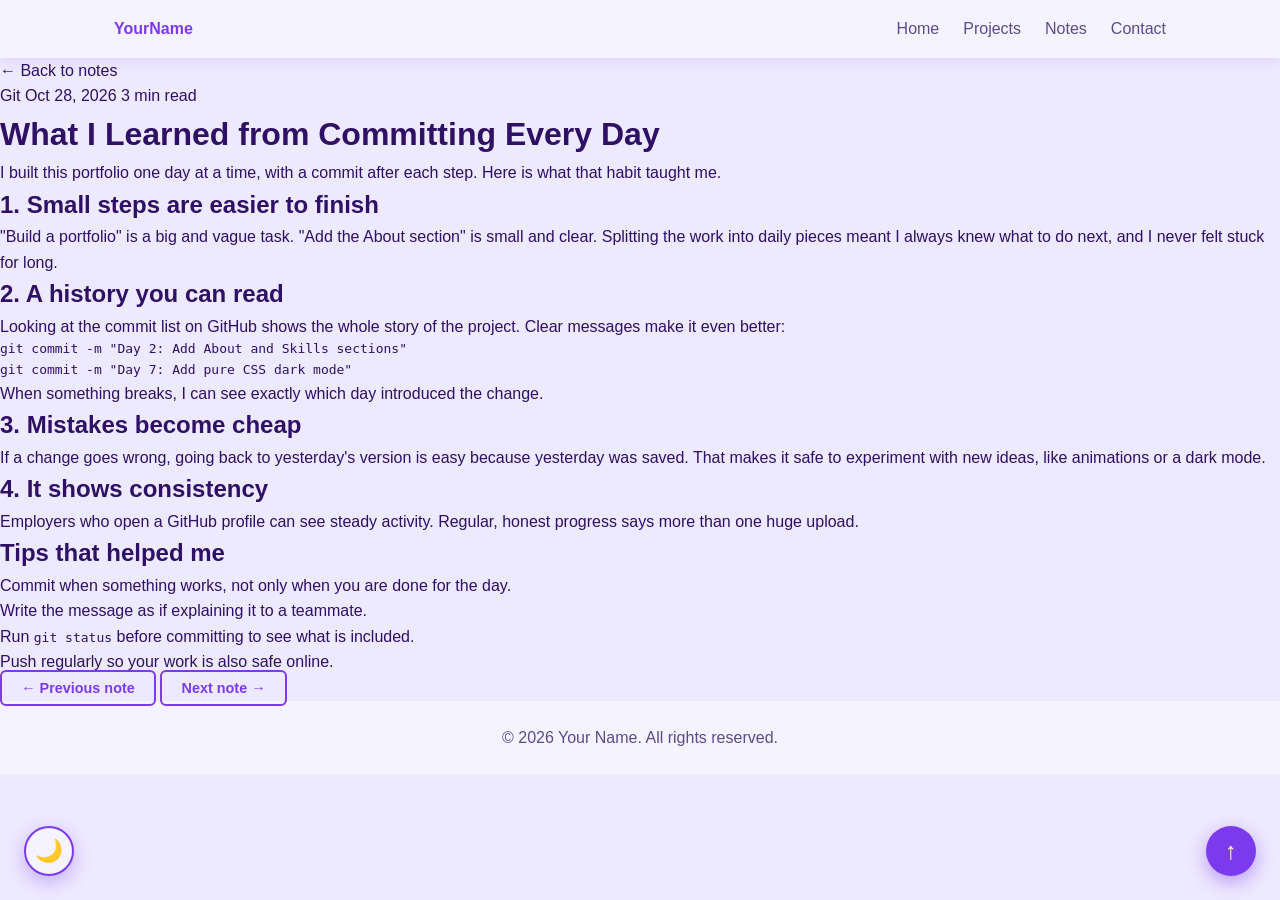
<file: notes/daily-commits.html>
<!DOCTYPE html>
<html lang="en">
<head>
  <meta charset="UTF-8">
  <meta name="viewport" content="width=device-width, initial-scale=1.0">
  <title>What I Learned from Committing Every Day | Your Name</title>
  <meta name="description" content="Small daily commits made my project easier to track and my progress easier to see.">
  <meta name="theme-color" content="#7c3aed">
  <link rel="icon" href="../favicon.svg" type="image/svg+xml">
  <link rel="stylesheet" href="../css/style.css">
</head>
<body id="top">

  <input type="checkbox" id="theme-toggle" class="theme-toggle" aria-label="Switch between light and dark mode">
  <label for="theme-toggle" class="theme-btn" title="Switch light / dark mode"></label>

  <a href="#main" class="skip-link">Skip to content</a>

  <header class="header">
    <nav class="nav" aria-label="Main navigation">
      <a href="../index.html" class="logo">YourName</a>

      <input type="checkbox" id="menu-toggle" class="menu-toggle" aria-label="Toggle menu">
      <label for="menu-toggle" class="menu-btn"><span></span><span></span><span></span></label>

      <ul class="nav-links">
        <li><a href="../index.html">Home</a></li>
        <li><a href="../index.html#projects">Projects</a></li>
        <li><a href="../index.html#notes">Notes</a></li>
        <li><a href="../index.html#contact">Contact</a></li>
      </ul>
    </nav>
  </header>

  <main id="main" class="page-main">

    <header class="article-header">
      <a href="../index.html#notes" class="back-link">← Back to notes</a>
      <div class="note-meta">
        <span class="note-tag">Git</span>
        <time datetime="2026-10-28">Oct 28, 2026</time>
        <span>3 min read</span>
      </div>
      <h1>What I Learned from Committing Every Day</h1>
      <p class="article-lead">
        I built this portfolio one day at a time, with a commit after each
        step. Here is what that habit taught me.
      </p>
    </header>

    <article class="article">

      <h2>1. Small steps are easier to finish</h2>
      <p>
        "Build a portfolio" is a big and vague task. "Add the About section"
        is small and clear. Splitting the work into daily pieces meant I always
        knew what to do next, and I never felt stuck for long.
      </p>

      <h2>2. A history you can read</h2>
      <p>
        Looking at the commit list on GitHub shows the whole story of the
        project. Clear messages make it even better:
      </p>
      <pre><code>git commit -m "Day 2: Add About and Skills sections"
git commit -m "Day 7: Add pure CSS dark mode"</code></pre>
      <p>
        When something breaks, I can see exactly which day introduced the change.
      </p>

      <h2>3. Mistakes become cheap</h2>
      <p>
        If a change goes wrong, going back to yesterday's version is easy
        because yesterday was saved. That makes it safe to experiment with new
        ideas, like animations or a dark mode.
      </p>

      <h2>4. It shows consistency</h2>
      <p>
        Employers who open a GitHub profile can see steady activity.
        Regular, honest progress says more than one huge upload.
      </p>

      <h2>Tips that helped me</h2>
      <ul>
        <li>Commit when something works, not only when you are done for the day.</li>
        <li>Write the message as if explaining it to a teammate.</li>
        <li>Run <code>git status</code> before committing to see what is included.</li>
        <li>Push regularly so your work is also safe online.</li>
      </ul>

      <nav class="article-nav" aria-label="Notes navigation">
        <a href="dark-mode-css.html" class="link-btn link-outline">← Previous note</a>
        <a href="color-palette.html" class="link-btn link-outline">Next note →</a>
      </nav>

    </article>
  </main>

  <footer class="footer">
    <p>&copy; 2026 Your Name. All rights reserved.</p>
  </footer>

  <a href="#top" class="back-to-top" aria-label="Back to top">↑</a>

</body>
</html>
</file>
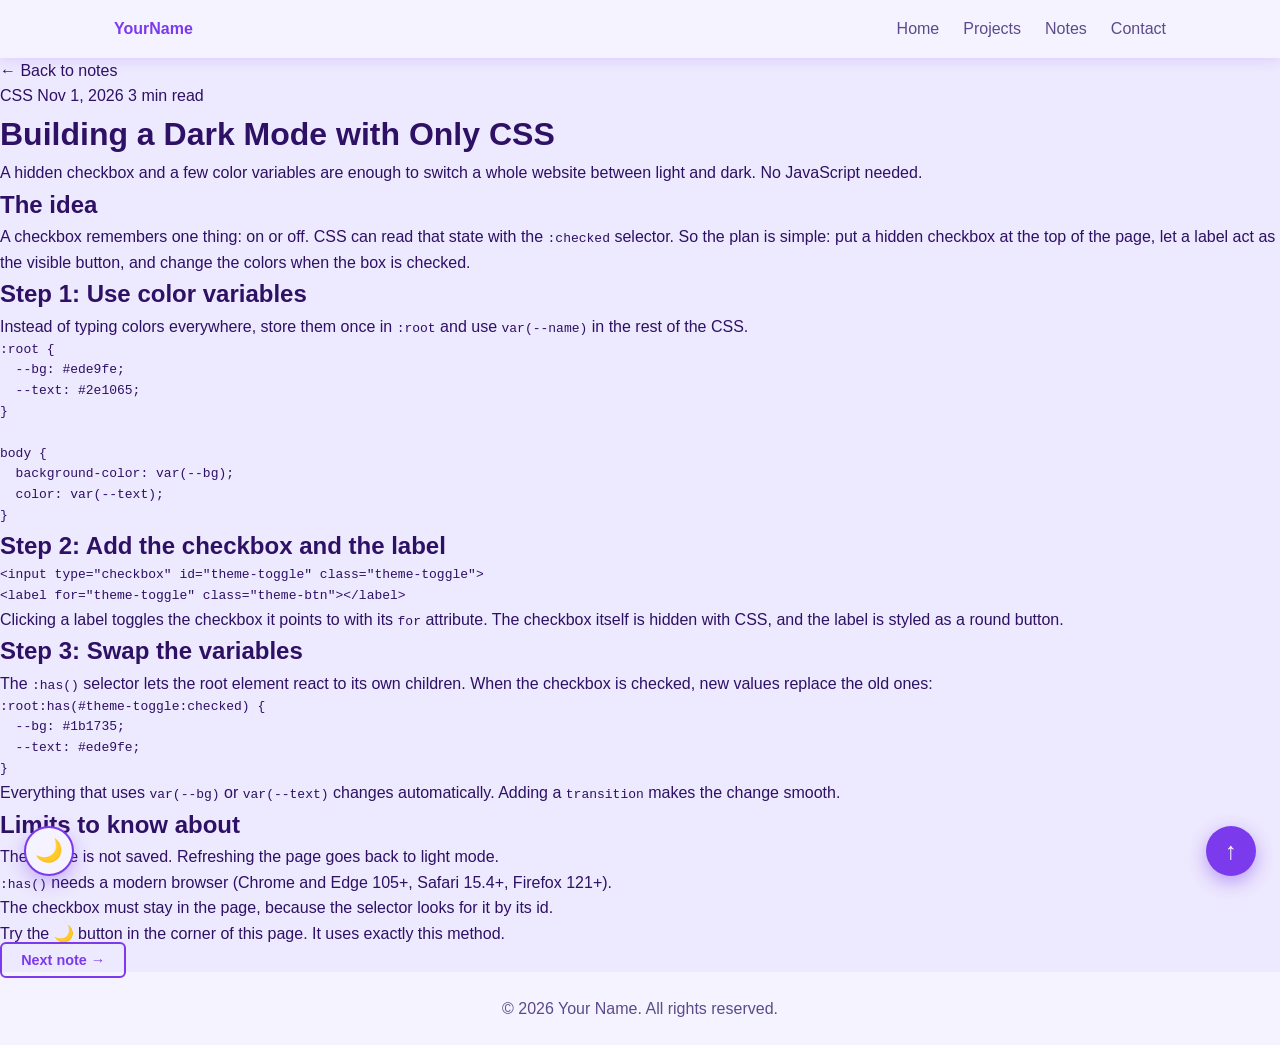
<file: notes/dark-mode-css.html>
<!DOCTYPE html>
<html lang="en">
<head>
  <meta charset="UTF-8">
  <meta name="viewport" content="width=device-width, initial-scale=1.0">
  <title>Building a Dark Mode with Only CSS | Your Name</title>
  <meta name="description" content="How a hidden checkbox and a few color variables can switch a whole website between light and dark.">
  <meta name="theme-color" content="#7c3aed">
  <link rel="icon" href="../favicon.svg" type="image/svg+xml">
  <link rel="stylesheet" href="../css/style.css">
</head>
<body id="top">

  <input type="checkbox" id="theme-toggle" class="theme-toggle" aria-label="Switch between light and dark mode">
  <label for="theme-toggle" class="theme-btn" title="Switch light / dark mode"></label>

  <a href="#main" class="skip-link">Skip to content</a>

  <header class="header">
    <nav class="nav" aria-label="Main navigation">
      <a href="../index.html" class="logo">YourName</a>

      <input type="checkbox" id="menu-toggle" class="menu-toggle" aria-label="Toggle menu">
      <label for="menu-toggle" class="menu-btn"><span></span><span></span><span></span></label>

      <ul class="nav-links">
        <li><a href="../index.html">Home</a></li>
        <li><a href="../index.html#projects">Projects</a></li>
        <li><a href="../index.html#notes">Notes</a></li>
        <li><a href="../index.html#contact">Contact</a></li>
      </ul>
    </nav>
  </header>

  <main id="main" class="page-main">

    <header class="article-header">
      <a href="../index.html#notes" class="back-link">← Back to notes</a>
      <div class="note-meta">
        <span class="note-tag">CSS</span>
        <time datetime="2026-11-01">Nov 1, 2026</time>
        <span>3 min read</span>
      </div>
      <h1>Building a Dark Mode with Only CSS</h1>
      <p class="article-lead">
        A hidden checkbox and a few color variables are enough to switch
        a whole website between light and dark. No JavaScript needed.
      </p>
    </header>

    <article class="article">

      <h2>The idea</h2>
      <p>
        A checkbox remembers one thing: on or off. CSS can read that state
        with the <code>:checked</code> selector. So the plan is simple:
        put a hidden checkbox at the top of the page, let a label act as the
        visible button, and change the colors when the box is checked.
      </p>

      <h2>Step 1: Use color variables</h2>
      <p>
        Instead of typing colors everywhere, store them once in
        <code>:root</code> and use <code>var(--name)</code> in the rest of the CSS.
      </p>
      <pre><code>:root {
  --bg: #ede9fe;
  --text: #2e1065;
}

body {
  background-color: var(--bg);
  color: var(--text);
}</code></pre>

      <h2>Step 2: Add the checkbox and the label</h2>
      <pre><code>&lt;input type="checkbox" id="theme-toggle" class="theme-toggle"&gt;
&lt;label for="theme-toggle" class="theme-btn"&gt;&lt;/label&gt;</code></pre>
      <p>
        Clicking a label toggles the checkbox it points to with its
        <code>for</code> attribute. The checkbox itself is hidden with CSS,
        and the label is styled as a round button.
      </p>

      <h2>Step 3: Swap the variables</h2>
      <p>
        The <code>:has()</code> selector lets the root element react to its
        own children. When the checkbox is checked, new values replace the old ones:
      </p>
      <pre><code>:root:has(#theme-toggle:checked) {
  --bg: #1b1735;
  --text: #ede9fe;
}</code></pre>
      <p>
        Everything that uses <code>var(--bg)</code> or <code>var(--text)</code>
        changes automatically. Adding a <code>transition</code> makes the change smooth.
      </p>

      <h2>Limits to know about</h2>
      <ul>
        <li>The choice is not saved. Refreshing the page goes back to light mode.</li>
        <li><code>:has()</code> needs a modern browser (Chrome and Edge 105+, Safari 15.4+, Firefox 121+).</li>
        <li>The checkbox must stay in the page, because the selector looks for it by its id.</li>
      </ul>

      <p>
        Try the 🌙 button in the corner of this page. It uses exactly this method.
      </p>

      <nav class="article-nav" aria-label="Notes navigation">
        <span></span>
        <a href="daily-commits.html" class="link-btn link-outline">Next note →</a>
      </nav>

    </article>
  </main>

  <footer class="footer">
    <p>&copy; 2026 Your Name. All rights reserved.</p>
  </footer>

  <a href="#top" class="back-to-top" aria-label="Back to top">↑</a>

</body>
</html>
</file>
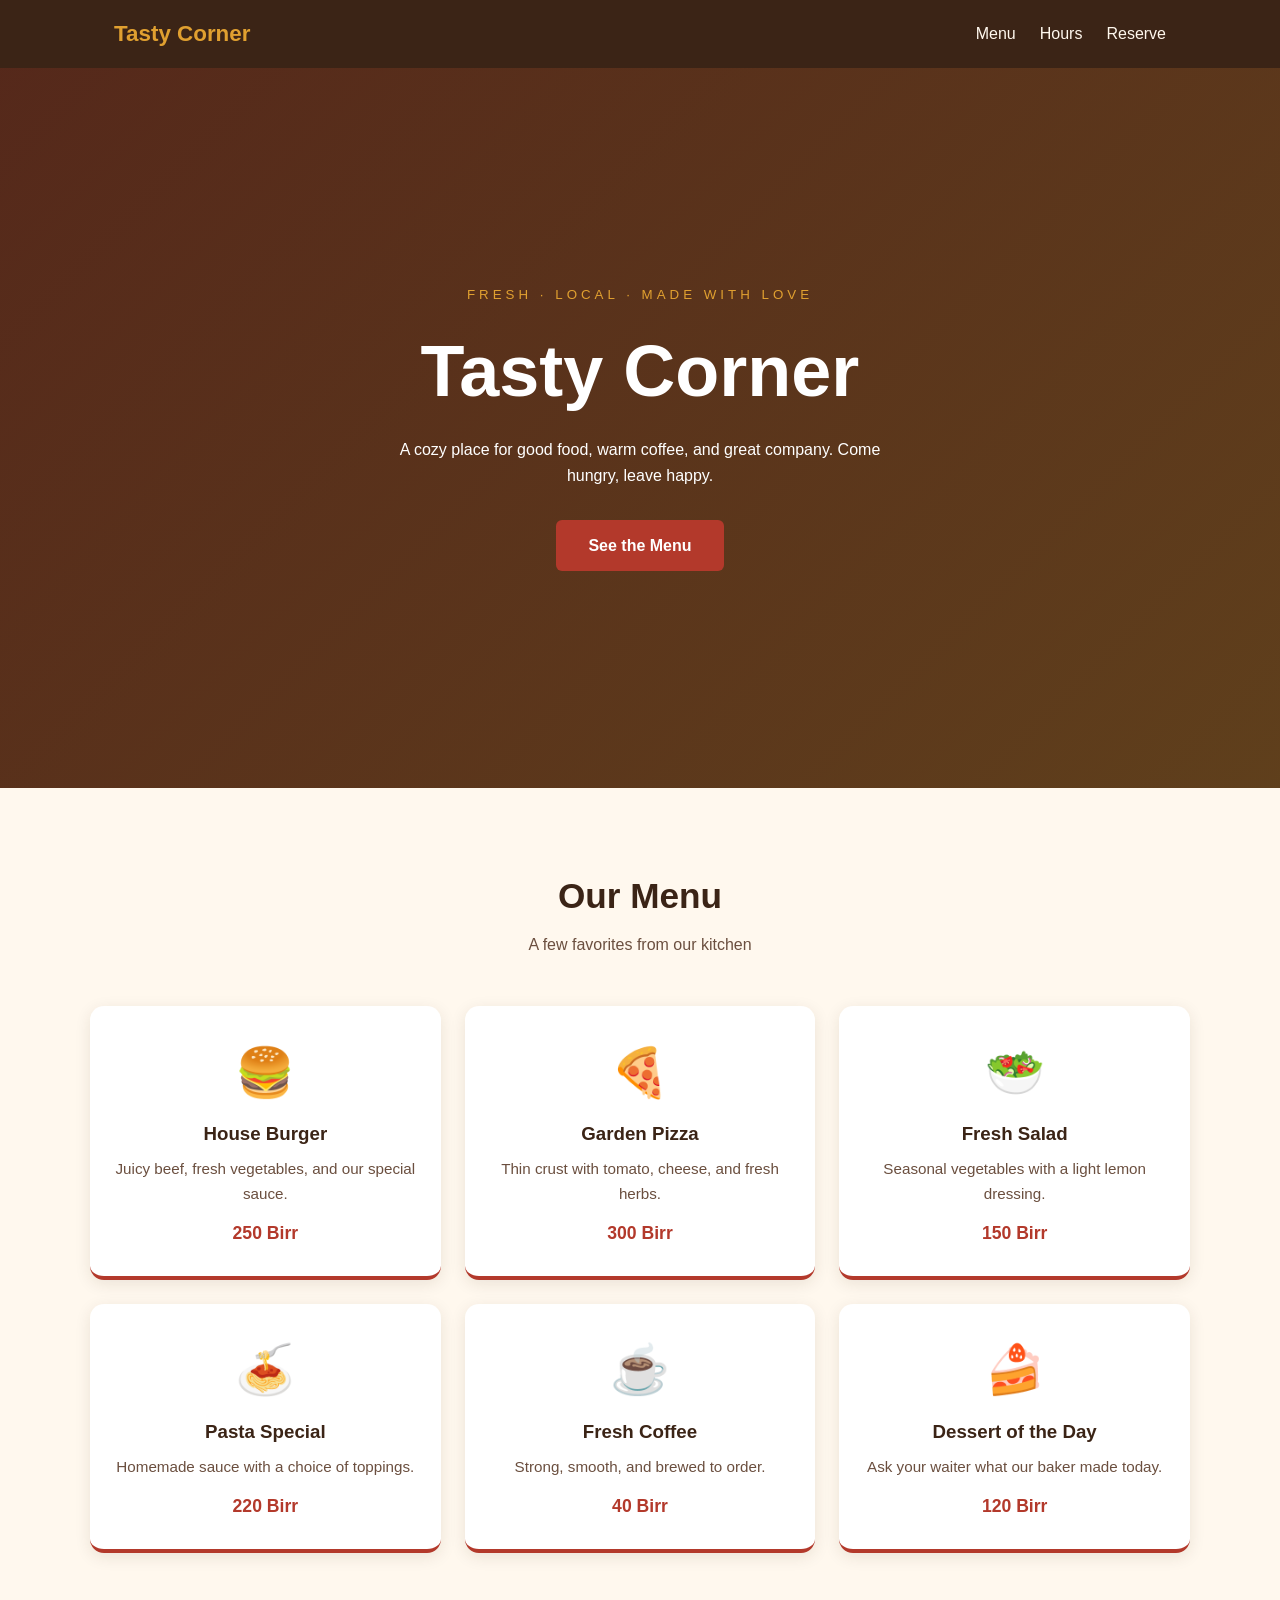
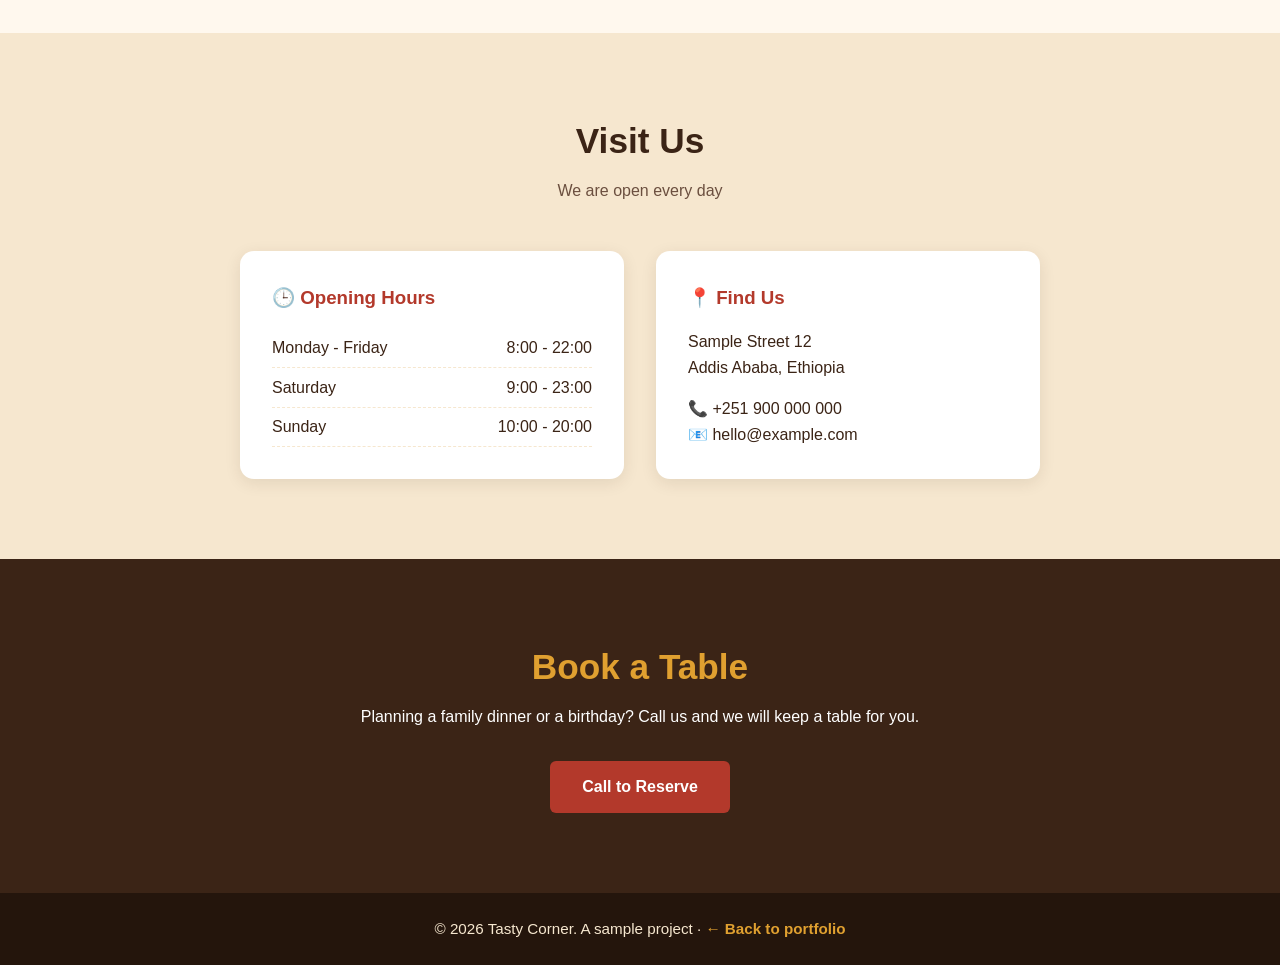
<file: notes/restaurant.html>
<!DOCTYPE html>
<html lang="en">
<head>
  <meta charset="UTF-8">
  <meta name="viewport" content="width=device-width, initial-scale=1.0">
  <title>Tasty Corner | Restaurant</title>
  <meta name="description" content="Tasty Corner, a sample restaurant landing page built with HTML and CSS.">
  <link rel="icon" href="favicon.svg" type="image/svg+xml">

  <style>
    * { margin: 0; padding: 0; box-sizing: border-box; }

    :root {
      --cream: #fff8ee;
      --sand: #f6e7cf;
      --brown: #3b2416;
      --brown-soft: #6b4f3f;
      --red: #b3392b;
      --red-dark: #962d21;
      --gold: #e0a030;
    }

    html { scroll-behavior: smooth; scroll-padding-top: 70px; }

    body {
      font-family: "Segoe UI", Arial, sans-serif;
      background: var(--cream);
      color: var(--brown);
      line-height: 1.6;
    }

    a { color: inherit; text-decoration: none; }
    ul { list-style: none; }

    /* ===== Header ===== */
    .header {
      position: sticky;
      top: 0;
      z-index: 10;
      background: var(--brown);
      color: var(--cream);
    }

    .nav {
      max-width: 1100px;
      margin: 0 auto;
      padding: 1rem 1.5rem;
      display: flex;
      justify-content: space-between;
      align-items: center;
      flex-wrap: wrap;
      gap: 0.5rem;
    }

    .logo { font-size: 1.4rem; font-weight: 700; color: var(--gold); }

    .nav-links { display: flex; gap: 1.5rem; }

    .nav-links a { transition: color 0.3s; }
    .nav-links a:hover { color: var(--gold); }

    /* ===== Hero ===== */
    .hero {
      min-height: 80vh;
      display: flex;
      flex-direction: column;
      justify-content: center;
      align-items: center;
      text-align: center;
      padding: 2rem 1.5rem;
      color: #ffffff;
      background: linear-gradient(rgba(59, 36, 22, 0.78), rgba(59, 36, 22, 0.78)),
                  linear-gradient(135deg, #b3392b, #e0a030);
    }

    .hero small {
      letter-spacing: 0.3em;
      text-transform: uppercase;
      color: var(--gold);
      animation: rise 0.8s ease-out both;
    }

    .hero h1 {
      font-size: clamp(2.5rem, 8vw, 4.5rem);
      margin: 0.5rem 0;
      animation: rise 0.8s ease-out 0.2s both;
    }

    .hero p {
      max-width: 520px;
      margin-bottom: 2rem;
      animation: rise 0.8s ease-out 0.4s both;
    }

    .btn {
      display: inline-block;
      background: var(--red);
      color: #ffffff;
      padding: 0.8rem 2rem;
      border-radius: 6px;
      font-weight: 600;
      transition: transform 0.2s, background 0.2s;
      animation: rise 0.8s ease-out 0.6s both;
    }

    .btn:hover { background: var(--red-dark); transform: translateY(-3px); }

    /* ===== Sections ===== */
    .section { padding: 5rem 1.5rem; }
    .section-alt { background: var(--sand); }

    .container { max-width: 1100px; margin: 0 auto; }

    .section h2 {
      text-align: center;
      font-size: 2.2rem;
      margin-bottom: 0.5rem;
    }

    .section-sub {
      text-align: center;
      color: var(--brown-soft);
      margin-bottom: 3rem;
    }

    /* ===== Menu ===== */
    .menu-grid {
      display: grid;
      grid-template-columns: repeat(3, 1fr);
      gap: 1.5rem;
    }

    .dish {
      background: #ffffff;
      border-radius: 14px;
      padding: 1.8rem 1.5rem;
      text-align: center;
      border-bottom: 4px solid var(--red);
      box-shadow: 0 4px 16px rgba(59, 36, 22, 0.1);
      transition: transform 0.3s, box-shadow 0.3s;
    }

    .dish:hover {
      transform: translateY(-8px);
      box-shadow: 0 16px 32px rgba(59, 36, 22, 0.2);
    }

    .dish-emoji { font-size: 3rem; }

    .dish h3 { margin: 0.5rem 0; }

    .dish p { color: var(--brown-soft); font-size: 0.95rem; margin-bottom: 0.8rem; }

    .price { color: var(--red); font-weight: 700; font-size: 1.1rem; }

    /* ===== Hours and location ===== */
    .info-grid {
      display: grid;
      grid-template-columns: 1fr 1fr;
      gap: 2rem;
      max-width: 800px;
      margin: 0 auto;
    }

    .info-card {
      background: #ffffff;
      border-radius: 14px;
      padding: 2rem;
      box-shadow: 0 4px 16px rgba(59, 36, 22, 0.1);
    }

    .info-card h3 { color: var(--red); margin-bottom: 1rem; }

    .hours li {
      display: flex;
      justify-content: space-between;
      padding: 0.4rem 0;
      border-bottom: 1px dashed var(--sand);
    }

    /* ===== Reservation ===== */
    .reserve {
      text-align: center;
      color: #ffffff;
      background: var(--brown);
    }

    .reserve h2 { color: var(--gold); }
    .reserve p { margin-bottom: 2rem; }

    /* ===== Footer ===== */
    .footer {
      text-align: center;
      padding: 1.5rem;
      background: #24150c;
      color: var(--sand);
      font-size: 0.95rem;
    }

    .footer a { color: var(--gold); font-weight: 600; }

    /* ===== Animation ===== */
    @keyframes rise {
      from { opacity: 0; transform: translateY(30px); }
      to   { opacity: 1; transform: translateY(0); }
    }

    /* ===== Phones and tablets ===== */
    @media (max-width: 800px) {
      .menu-grid { grid-template-columns: 1fr 1fr; }
    }

    @media (max-width: 600px) {
      .nav { flex-direction: column; }
      .nav-links { gap: 1rem; }
      .menu-grid,
      .info-grid { grid-template-columns: 1fr; }
      .section { padding: 3.5rem 1.2rem; }
    }

    @media (prefers-reduced-motion: reduce) {
      * { animation: none !important; transition: none !important; }
    }
  </style>
</head>
<body>

  <header class="header">
    <nav class="nav">
      <a href="#top" class="logo">Tasty Corner</a>
      <ul class="nav-links">
        <li><a href="#menu">Menu</a></li>
        <li><a href="#hours">Hours</a></li>
        <li><a href="#reserve">Reserve</a></li>
      </ul>
    </nav>
  </header>

  <main id="top">

    <!-- ===== HERO ===== -->
    <section class="hero">
      <small>Fresh · Local · Made with love</small>
      <h1>Tasty Corner</h1>
      <p>
        A cozy place for good food, warm coffee, and great company.
        Come hungry, leave happy.
      </p>
      <a href="#menu" class="btn">See the Menu</a>
    </section>

    <!-- ===== MENU ===== -->
    <section class="section" id="menu">
      <div class="container">
        <h2>Our Menu</h2>
        <p class="section-sub">A few favorites from our kitchen</p>

        <div class="menu-grid">

          <article class="dish">
            <div class="dish-emoji">🍔</div>
            <h3>House Burger</h3>
            <p>Juicy beef, fresh vegetables, and our special sauce.</p>
            <span class="price">250 Birr</span>
          </article>

          <article class="dish">
            <div class="dish-emoji">🍕</div>
            <h3>Garden Pizza</h3>
            <p>Thin crust with tomato, cheese, and fresh herbs.</p>
            <span class="price">300 Birr</span>
          </article>

          <article class="dish">
            <div class="dish-emoji">🥗</div>
            <h3>Fresh Salad</h3>
            <p>Seasonal vegetables with a light lemon dressing.</p>
            <span class="price">150 Birr</span>
          </article>

          <article class="dish">
            <div class="dish-emoji">🍝</div>
            <h3>Pasta Special</h3>
            <p>Homemade sauce with a choice of toppings.</p>
            <span class="price">220 Birr</span>
          </article>

          <article class="dish">
            <div class="dish-emoji">☕</div>
            <h3>Fresh Coffee</h3>
            <p>Strong, smooth, and brewed to order.</p>
            <span class="price">40 Birr</span>
          </article>

          <article class="dish">
            <div class="dish-emoji">🍰</div>
            <h3>Dessert of the Day</h3>
            <p>Ask your waiter what our baker made today.</p>
            <span class="price">120 Birr</span>
          </article>

        </div>
      </div>
    </section>

    <!-- ===== HOURS AND LOCATION ===== -->
    <section class="section section-alt" id="hours">
      <div class="container">
        <h2>Visit Us</h2>
        <p class="section-sub">We are open every day</p>

        <div class="info-grid">

          <div class="info-card">
            <h3>🕒 Opening Hours</h3>
            <ul class="hours">
              <li><span>Monday - Friday</span><span>8:00 - 22:00</span></li>
              <li><span>Saturday</span><span>9:00 - 23:00</span></li>
              <li><span>Sunday</span><span>10:00 - 20:00</span></li>
            </ul>
          </div>

          <div class="info-card">
            <h3>📍 Find Us</h3>
            <p>Sample Street 12<br>Addis Ababa, Ethiopia</p>
            <p style="margin-top: 1rem;">📞 +251 900 000 000<br>📧 hello@example.com</p>
          </div>

        </div>
      </div>
    </section>

    <!-- ===== RESERVATION ===== -->
    <section class="section reserve" id="reserve">
      <div class="container">
        <h2>Book a Table</h2>
        <p>Planning a family dinner or a birthday? Call us and we will keep a table for you.</p>
        <a href="tel:+251900000000" class="btn">Call to Reserve</a>
      </div>
    </section>

  </main>

  <footer class="footer">
    <p>
      &copy; 2026 Tasty Corner. A sample project ·
      <a href="index.html">← Back to portfolio</a>
    </p>
  </footer>

</body>
</html>
</file>
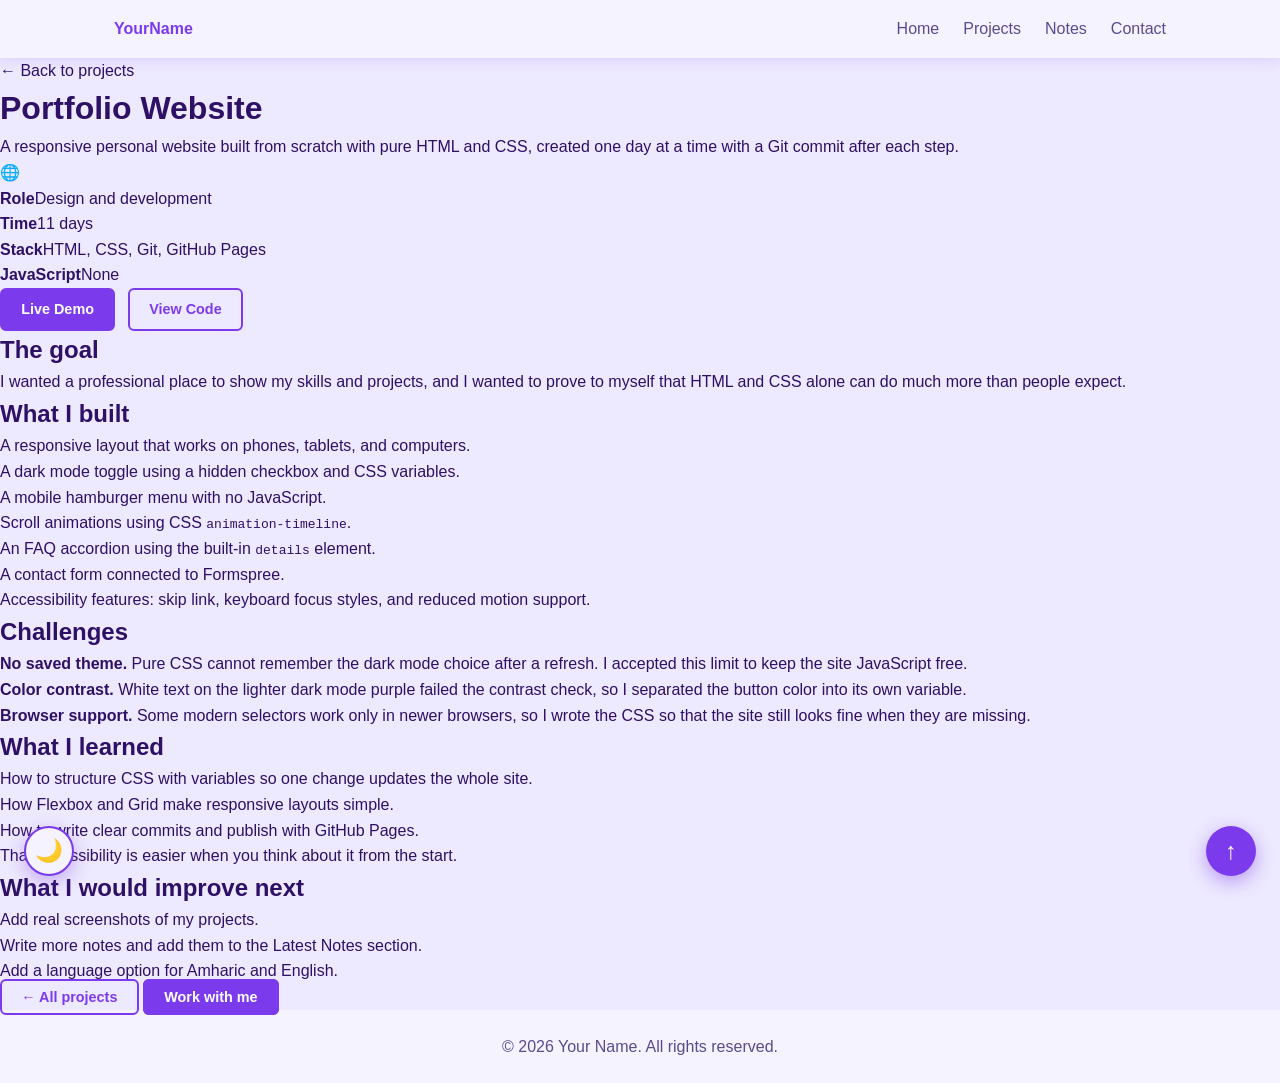
<file: projects/portfolio.html>
<!DOCTYPE html>
<html lang="en">
<head>
  <meta charset="UTF-8">
  <meta name="viewport" content="width=device-width, initial-scale=1.0">
  <title>Portfolio Website, Project Details | Your Name</title>
  <meta name="description" content="How I built a responsive portfolio website with pure HTML and CSS, with dark mode, animations, and no JavaScript.">
  <meta name="theme-color" content="#7c3aed">
  <link rel="icon" href="../favicon.svg" type="image/svg+xml">
  <link rel="stylesheet" href="../css/style.css">
</head>
<body id="top">

  <input type="checkbox" id="theme-toggle" class="theme-toggle" aria-label="Switch between light and dark mode">
  <label for="theme-toggle" class="theme-btn" title="Switch light / dark mode"></label>

  <a href="#main" class="skip-link">Skip to content</a>

  <header class="header">
    <nav class="nav" aria-label="Main navigation">
      <a href="../index.html" class="logo">YourName</a>

      <input type="checkbox" id="menu-toggle" class="menu-toggle" aria-label="Toggle menu">
      <label for="menu-toggle" class="menu-btn"><span></span><span></span><span></span></label>

      <ul class="nav-links">
        <li><a href="../index.html">Home</a></li>
        <li><a href="../index.html#projects">Projects</a></li>
        <li><a href="../index.html#notes">Notes</a></li>
        <li><a href="../index.html#contact">Contact</a></li>
      </ul>
    </nav>
  </header>

  <main id="main" class="page-main">

    <header class="article-header">
      <a href="../index.html#projects" class="back-link">← Back to projects</a>
      <h1>Portfolio Website</h1>
      <p class="article-lead">
        A responsive personal website built from scratch with pure HTML and CSS,
        created one day at a time with a Git commit after each step.
      </p>
    </header>

    <article class="article article-wide">

      <div class="project-banner" role="img" aria-label="Project banner">🌐</div>

      <div class="facts-grid">
        <div class="fact-card"><strong>Role</strong><span>Design and development</span></div>
        <div class="fact-card"><strong>Time</strong><span>11 days</span></div>
        <div class="fact-card"><strong>Stack</strong><span>HTML, CSS, Git, GitHub Pages</span></div>
        <div class="fact-card"><strong>JavaScript</strong><span>None</span></div>
      </div>

      <div class="project-links project-links-center">
        <a href="https://Rad8.github.io/portfolio/" class="link-btn" target="_blank" rel="noopener">Live Demo</a>
        <a href="https://github.com/Rad8/portfolio" class="link-btn link-outline" target="_blank" rel="noopener">View Code</a>
      </div>

      <h2>The goal</h2>
      <p>
        I wanted a professional place to show my skills and projects, and I wanted
        to prove to myself that HTML and CSS alone can do much more than people expect.
      </p>

      <h2>What I built</h2>
      <ul>
        <li>A responsive layout that works on phones, tablets, and computers.</li>
        <li>A dark mode toggle using a hidden checkbox and CSS variables.</li>
        <li>A mobile hamburger menu with no JavaScript.</li>
        <li>Scroll animations using CSS <code>animation-timeline</code>.</li>
        <li>An FAQ accordion using the built-in <code>details</code> element.</li>
        <li>A contact form connected to Formspree.</li>
        <li>Accessibility features: skip link, keyboard focus styles, and reduced motion support.</li>
      </ul>

      <h2>Challenges</h2>
      <ul>
        <li><strong>No saved theme.</strong> Pure CSS cannot remember the dark mode choice after a refresh. I accepted this limit to keep the site JavaScript free.</li>
        <li><strong>Color contrast.</strong> White text on the lighter dark mode purple failed the contrast check, so I separated the button color into its own variable.</li>
        <li><strong>Browser support.</strong> Some modern selectors work only in newer browsers, so I wrote the CSS so that the site still looks fine when they are missing.</li>
      </ul>

      <h2>What I learned</h2>
      <ul>
        <li>How to structure CSS with variables so one change updates the whole site.</li>
        <li>How Flexbox and Grid make responsive layouts simple.</li>
        <li>How to write clear commits and publish with GitHub Pages.</li>
        <li>That accessibility is easier when you think about it from the start.</li>
      </ul>

      <h2>What I would improve next</h2>
      <ul>
        <li>Add real screenshots of my projects.</li>
        <li>Write more notes and add them to the Latest Notes section.</li>
        <li>Add a language option for Amharic and English.</li>
      </ul>

      <nav class="article-nav" aria-label="Project navigation">
        <a href="../index.html#projects" class="link-btn link-outline">← All projects</a>
        <a href="../index.html#contact" class="link-btn">Work with me</a>
      </nav>

    </article>
  </main>

  <footer class="footer">
    <p>&copy; 2026 Your Name. All rights reserved.</p>
  </footer>

  <a href="#top" class="back-to-top" aria-label="Back to top">↑</a>

</body>
</html>
</file>
<file: css/style.css>
/* ===== Reset & Variables ===== */
/* ===== Reset & Variables ===== */
/* ===== Reset & Variables ===== */
/* ===== Reset & Variables ===== */
* {
  margin: 0;
  padding: 0;
  box-sizing: border-box;
}

:root {
  color-scheme: light;
  --bg: #ede9fe;            /* light purple background */
  --bg-light: #f5f3ff;      /* header, footer, cards */
  --text: #2e1065;          /* dark purple text */
  --text-muted: #5b4b8a;
  --accent: #7c3aed;        /* main purple */
  --accent-dark: #6d28d9;
  --accent-soft: #c4b5fd;
  --placeholder: #9b8cc4;
  --max-width: 1100px;
}

/* ===== Dark mode: when the checkbox is checked, swap the colors ===== */
:root:has(#theme-toggle:checked) {
  color-scheme: dark;
  --bg: #1b1735;
  --bg-light: #26204a;
  --text: #ede9fe;
  --text-muted: #b9aee0;
  --accent: #8b5cf6;
  --accent-dark: #7c3aed;
  --accent-soft: #4c3f85;
  --placeholder: #8478b5;
}

html {
  scroll-behavior: smooth;
  scroll-padding-top: 70px;
}

body {
  font-family: "Segoe UI", Arial, sans-serif;
  background-color: var(--bg);
  color: var(--text);
  line-height: 1.6;
}

/* Smooth color change when switching themes */
body,
.header,
.section-alt,
.footer,
.avatar,
.about-facts li,
.tag,
.timeline-item,
.service-card,
.project-card,
.process-step,
.faq-item,
.contact-form,
.form-group input,
.form-group textarea,
.nav-links {
  transition-property: background-color, color, border-color, box-shadow, transform;
  transition-duration: 0.4s;
}

a {
  text-decoration: none;
  color: inherit;
}

ul {
  list-style: none;
}

/* Remove the outline on mouse click, keep it for keyboard users */
a:focus {
  outline: none;
}

a:focus-visible {
  outline: 2px dashed var(--accent);
  outline-offset: 4px;
  border-radius: 4px;
}

/* Text selection color */
::selection {
  background-color: var(--accent);
  color: #ffffff;
}

/* Skip link: hidden until focused with the keyboard */
.skip-link {
  position: absolute;
  top: -60px;
  left: 1rem;
  background-color: var(--accent);
  color: #ffffff;
  padding: 0.6rem 1.2rem;
  border-radius: 0 0 8px 8px;
  font-weight: 600;
  z-index: 200;
  transition: top 0.25s;
}

.skip-link:focus {
  top: 0;
}

/* ===== Dark mode toggle button ===== */
.theme-toggle {
  position: absolute;
  opacity: 0;
  pointer-events: none;
}

.theme-btn {
  position: fixed;
  left: 1.5rem;
  bottom: 1.5rem;
  width: 50px;
  height: 50px;
  border-radius: 50%;
  background-color: var(--bg-light);
  border: 2px solid var(--accent);
  box-shadow: 0 6px 18px rgba(124, 58, 237, 0.35);
  display: flex;
  justify-content: center;
  align-items: center;
  font-size: 1.4rem;
  cursor: pointer;
  z-index: 90;
  transition: transform 0.3s, background-color 0.4s;
}

.theme-btn::before {
  content: "🌙";
}

.theme-toggle:checked + .theme-btn::before {
  content: "☀️";
}

.theme-btn:hover {
  transform: translateY(-5px) rotate(20deg);
}

.theme-toggle:focus-visible + .theme-btn {
  outline: 2px dashed var(--accent);
  outline-offset: 4px;
}

/* ===== Header / Navigation ===== */
.header {
  background-color: var(--bg-light);
  box-shadow: 0 2px 12px rgba(124, 58, 237, 0.15);
  position: sticky;
  top: 0;
  z-index: 100;
  animation: slideDown 0.6s ease-out;
}

.nav {
  max-width: var(--max-width);
  margin: 0 auto;
  padding: 1rem 1.5rem;
  display: flex;
  justify-content: space-between;
  align-items: center;
}

.logo {
  font-size: 1.rem;
  font-weight: 700;
  color: var(--accent);
}

.nav-links {
  display: flex;
  gap: 1.5rem;
}

.nav-links a {
  color: var(--text-muted);
  position: relative;
  padding-bottom: 4px;
  transition: color 0.3s;
}

.nav-links a::after {
  content: "";
  position: absolute;
  left: 0;
  bottom: 0;
  width: 0;
  height: 2px;
  background-color: var(--accent);
  transition: width 0.3s ease;
}

.nav-links a:hover {
  color: var(--accent);
}

.nav-links a:hover::after {
  width: 100%;
}

/* ===== Hamburger button (hidden on desktop) ===== */
.menu-toggle {
  position: absolute;
  opacity: 0;
  pointer-events: none;
}

.menu-btn {
  display: none;
  flex-direction: column;
  justify-content: center;
  gap: 5px;
  width: 42px;
  height: 42px;
  padding: 10px;
  border-radius: 8px;
  cursor: pointer;
  transition: background-color 0.25s;
}

.menu-btn:hover {
  background-color: var(--bg);
}

.menu-btn span {
  display: block;
  height: 3px;
  width: 100%;
  background-color: var(--accent);
  border-radius: 2px;
  transition: transform 0.3s ease, opacity 0.3s ease;
}

.menu-toggle:focus-visible + .menu-btn {
  outline: 2px dashed var(--accent);
  outline-offset: 3px;
}

.menu-toggle:checked + .menu-btn span:nth-child(1) {
  transform: translateY(8px) rotate(45deg);
}

.menu-toggle:checked + .menu-btn span:nth-child(2) {
  opacity: 0;
}

.menu-toggle:checked + .menu-btn span:nth-child(3) {
  transform: translateY(-8px) rotate(-45deg);
}

/* ===== Hero Section ===== */
.hero {
  position: relative;
  overflow: hidden;
  min-height: 80vh;
  display: flex;
  flex-direction: column;
  justify-content: center;
  align-items: center;
  text-align: center;
  padding: 2rem 1.5rem;
}

.hero > *:not(.shape) {
  position: relative;
  z-index: 1;
}

.hero-greeting {
  color: var(--accent);
  font-size: 1.1rem;
  animation: fadeInUp 0.8s ease-out both;
}

.hero h1 {
  font-size: 3.5rem;
  margin: 0.5rem 0;
  animation: fadeInUp 0.8s ease-out 0.2s both;
}

.hero-role {
  color: var(--text-muted);
  font-size: 1.5rem;
  margin-bottom: 2rem;
  animation: fadeInUp 0.8s ease-out 0.4s both;
}

.btn {
  display: inline-block;
  background-color: var(--accent);
  color: #ffffff;
  padding: 0.8rem 2rem;
  border-radius: 6px;
  font-weight: 600;
  box-shadow: 0 6px 16px rgba(124, 58, 237, 0.35);
  transition: transform 0.2s, background-color 0.2s;
  animation:
    fadeInUp 0.8s ease-out 0.6s both,
    pulse 2.5s ease-in-out 1.6s infinite;
}

.btn:hover {
  transform: translateY(-3px);
  background-color: var(--accent-dark);
}

/* ===== Floating background shapes ===== */
.shape {
  position: absolute;
  border-radius: 50%;
  background-color: var(--accent-soft);
  opacity: 0.55;
  z-index: 0;
}

.shape-1 {
  width: 220px;
  height: 220px;
  top: 8%;
  left: 8%;
  animation: float 7s ease-in-out infinite;
}

.shape-2 {
  width: 150px;
  height: 150px;
  bottom: 10%;
  right: 10%;
  animation: float 9s ease-in-out infinite reverse;
}

/* ===== Generic Section Styles ===== */
.section {
  padding: 5rem 1.5rem;
}

.section-alt {
  background-color: var(--bg-light);
}

.container {
  max-width: var(--max-width);
  margin: 0 auto;
}

.section-title {
  font-size: 2.2rem;
  text-align: center;
  margin-bottom: 3rem;
  position: relative;
  padding-bottom: 1rem;
}

.section-title::after {
  content: "";
  position: absolute;
  left: 50%;
  bottom: 0;
  transform: translateX(-50%);
  width: 70px;
  height: 4px;
  border-radius: 2px;
  background-color: var(--accent);
}

/* ===== About Section ===== */
.about-grid {
  display: grid;
  grid-template-columns: 1fr 2fr;
  gap: 3rem;
  align-items: center;
}

.about-image {
  display: flex;
  justify-content: center;
}

.avatar {
  width: 240px;
  height: 240px;
  border-radius: 50%;
  background: linear-gradient(135deg, var(--accent), var(--accent-soft));
  color: #ffffff;
  font-size: 4.5rem;
  font-weight: 700;
  display: flex;
  justify-content: center;
  align-items: center;
  border: 6px solid var(--bg-light);
  box-shadow: 0 0 0 4px var(--accent-soft), 0 12px 30px rgba(124, 58, 237, 0.35);
  transition: transform 0.4s ease;
}

.avatar:hover {
  transform: rotate(-4deg) scale(1.04);
}

.avatar-img {
  width: 240px;
  height: 240px;
  border-radius: 50%;
  object-fit: cover;
  border: 6px solid var(--bg-light);
  box-shadow: 0 0 0 4px var(--accent-soft), 0 12px 30px rgba(124, 58, 237, 0.35);
  transition: transform 0.4s ease;
}

.avatar-img:hover {
  transform: rotate(-4deg) scale(1.04);
}

.about-text h3 {
  font-size: 1.6rem;
  color: var(--accent);
  margin-bottom: 1rem;
}

.about-text p {
  color: var(--text-muted);
  margin-bottom: 1rem;
}

.about-facts {
  margin-top: 1.5rem;
  display: grid;
  grid-template-columns: 1fr 1fr;
  gap: 0.8rem 1.5rem;
}

.about-facts li {
  background-color: var(--bg-light);
  padding: 0.7rem 1rem;
  border-left: 4px solid var(--accent);
  border-radius: 4px;
  transition: transform 0.25s, box-shadow 0.25s, background-color 0.4s;
}

.about-facts li:hover {
  transform: translateX(6px);
  box-shadow: 0 4px 14px rgba(124, 58, 237, 0.2);
}

/* ===== Skills Section ===== */
.skills-grid {
  display: grid;
  grid-template-columns: 1fr 1fr;
  gap: 2rem 3rem;
  max-width: 900px;
  margin: 0 auto;
}

.skill-info {
  display: flex;
  justify-content: space-between;
  font-weight: 600;
  margin-bottom: 0.5rem;
}

.skill-bar {
  height: 12px;
  background-color: var(--accent-soft);
  border-radius: 999px;
  overflow: hidden;
}

.skill-bar-fill {
  height: 100%;
  width: var(--level);
  border-radius: 999px;
  background: linear-gradient(90deg, var(--accent), #a78bfa);
}

.tags {
  display: flex;
  flex-wrap: wrap;
  justify-content: center;
  gap: 0.8rem;
  margin-top: 3rem;
}

.tag {
  background-color: var(--bg);
  color: var(--text);
  padding: 0.4rem 1.1rem;
  border-radius: 999px;
  font-size: 0.95rem;
  font-weight: 600;
  border: 2px solid var(--accent-soft);
  transition: background-color 0.25s, color 0.25s, transform 0.25s;
}

.tag:hover {
  background-color: var(--accent);
  color: #ffffff;
  transform: translateY(-3px);
}

/* ===== Experience & Education (timeline) ===== */
.timeline-grid {
  display: grid;
  grid-template-columns: 1fr 1fr;
  gap: 3rem;
}

.timeline-heading {
  display: flex;
  align-items: center;
  gap: 0.7rem;
  font-size: 1.5rem;
  color: var(--accent);
  margin-bottom: 1.8rem;
}

.timeline {
  position: relative;
  padding-left: 2rem;
}

.timeline::before {
  content: "";
  position: absolute;
  left: 7px;
  top: 6px;
  bottom: 6px;
  width: 3px;
  border-radius: 2px;
  background: linear-gradient(to bottom, var(--accent), var(--accent-soft));
}

.timeline-item {
  position: relative;
  background-color: var(--bg-light);
  padding: 1.2rem 1.4rem;
  border-radius: 12px;
  margin-bottom: 1.5rem;
  box-shadow: 0 4px 14px rgba(124, 58, 237, 0.12);
  transition: transform 0.3s, box-shadow 0.3s, background-color 0.4s;
}

.timeline-item:last-child {
  margin-bottom: 0;
}

.timeline-item:hover {
  transform: translateX(6px);
  box-shadow: 0 10px 24px rgba(124, 58, 237, 0.22);
}

.timeline-item::before {
  content: "";
  position: absolute;
  left: calc(-2rem + 1px);
  top: 1.5rem;
  width: 15px;
  height: 15px;
  border-radius: 50%;
  background-color: var(--accent);
  border: 3px solid var(--bg);
  box-shadow: 0 0 0 2px var(--accent-soft);
  transition: transform 0.3s;
}

.timeline-item:hover::before {
  transform: scale(1.3);
}

.timeline-date {
  display: inline-block;
  background-color: var(--bg);
  color: var(--text);
  font-size: 0.8rem;
  font-weight: 700;
  padding: 0.15rem 0.8rem;
  border-radius: 999px;
  margin-bottom: 0.5rem;
}

.timeline-item h4 {
  font-size: 1.1rem;
}

.timeline-place {
  color: var(--accent);
  font-weight: 600;
  font-size: 0.9rem;
  margin-bottom: 0.5rem;
}

.timeline-item p:last-child {
  color: var(--text-muted);
  font-size: 0.95rem;
}

/* ===== Services Section ===== */
.services-grid {
  display: grid;
  grid-template-columns: repeat(4, 1fr);
  gap: 1.5rem;
}

.service-card {
  background-color: var(--bg);
  padding: 2rem 1.5rem;
  border-radius: 14px;
  text-align: center;
  border-bottom: 4px solid var(--accent);
  box-shadow: 0 4px 16px rgba(124, 58, 237, 0.12);
  transition: transform 0.3s, box-shadow 0.3s, background-color 0.4s;
}

.service-card:hover {
  transform: translateY(-10px);
  box-shadow: 0 18px 36px rgba(124, 58, 237, 0.28);
}

.service-icon {
  width: 70px;
  height: 70px;
  margin: 0 auto 1.2rem;
  border-radius: 50%;
  background-color: var(--bg-light);
  display: flex;
  justify-content: center;
  align-items: center;
  font-size: 2rem;
  transition: transform 0.4s ease, background-color 0.3s;
}

.service-card:hover .service-icon {
  transform: scale(1.15) rotate(10deg);
  background-color: var(--accent-soft);
}

.service-card h3 {
  font-size: 1.15rem;
  color: var(--accent);
  margin-bottom: 0.6rem;
}

.service-card p {
  color: var(--text-muted);
  font-size: 0.95rem;
}

/* ===== Projects Section ===== */
.projects-grid {
  display: grid;
  grid-template-columns: repeat(3, 1fr);
  gap: 2rem;
}

.project-card {
  background-color: var(--bg-light);
  border-radius: 14px;
  overflow: hidden;
  display: flex;
  flex-direction: column;
  box-shadow: 0 4px 16px rgba(124, 58, 237, 0.12);
  transition: transform 0.3s ease, box-shadow 0.3s ease, background-color 0.4s;
}

.project-card:hover {
  transform: translateY(-10px);
  box-shadow: 0 18px 36px rgba(124, 58, 237, 0.28);
}

.project-thumb {
  height: 180px;
  display: flex;
  justify-content: center;
  align-items: center;
  overflow: hidden;
}

.thumb-1 { background: linear-gradient(135deg, #7c3aed, #c4b5fd); }
.thumb-2 { background: linear-gradient(135deg, #a855f7, #f0abfc); }
.thumb-3 { background: linear-gradient(135deg, #6366f1, #a5b4fc); }

.project-emoji {
  font-size: 4rem;
  transition: transform 0.4s ease;
}

.project-card:hover .project-emoji {
  transform: scale(1.3) rotate(8deg);
}

.project-img {
  width: 100%;
  height: 180px;
  object-fit: cover;
  transition: transform 0.4s ease;
}

.project-card:hover .project-img {
  transform: scale(1.08);
}

.project-body {
  padding: 1.5rem;
  display: flex;
  flex-direction: column;
  flex: 1;
}

.project-body h3 {
  font-size: 1.3rem;
  color: var(--accent);
  margin-bottom: 0.6rem;
}

.project-body p {
  color: var(--text-muted);
  font-size: 0.95rem;
  margin-bottom: 1rem;
}

.project-tech {
  display: flex;
  flex-wrap: wrap;
  gap: 0.5rem;
  margin-bottom: 1.2rem;
}

.project-tech span {
  background-color: var(--bg);
  color: var(--text);
  font-size: 0.8rem;
  font-weight: 600;
  padding: 0.2rem 0.7rem;
  border-radius: 999px;
}

.project-links {
  display: flex;
  gap: 0.8rem;
  margin-top: auto;
}

.link-btn {
  background-color: var(--accent);
  color: #ffffff;
  padding: 0.5rem 1.2rem;
  border-radius: 6px;
  font-size: 0.9rem;
  font-weight: 600;
  border: 2px solid var(--accent);
  transition: background-color 0.25s, color 0.25s, transform 0.25s;
}

.link-btn:hover {
  background-color: var(--accent-dark);
  border-color: var(--accent-dark);
  transform: translateY(-2px);
}

.link-outline {
  background-color: transparent;
  color: var(--accent);
}

.link-outline:hover {
  background-color: var(--accent);
  color: #ffffff;
}

/* ===== My Process Section ===== */
.process-grid {
  display: grid;
  grid-template-columns: repeat(4, 1fr);
  gap: 2.5rem 1.5rem;
  counter-reset: step;
}

.process-step {
  counter-increment: step;
  position: relative;
  background-color: var(--bg);
  padding: 2.6rem 1.5rem 1.8rem;
  border-radius: 14px;
  text-align: center;
  box-shadow: 0 4px 16px rgba(124, 58, 237, 0.12);
  transition: transform 0.3s, box-shadow 0.3s, background-color 0.4s;
}

.process-step:hover {
  transform: translateY(-8px);
  box-shadow: 0 18px 36px rgba(124, 58, 237, 0.28);
}

/* The numbered circle on top of each card (1, 2, 3, 4) */
.process-step::before {
  content: counter(step);
  position: absolute;
  top: -24px;
  left: 50%;
  transform: translateX(-50%);
  width: 48px;
  height: 48px;
  border-radius: 50%;
  background-color: var(--accent);
  color: #ffffff;
  font-size: 1.3rem;
  font-weight: 700;
  display: flex;
  justify-content: center;
  align-items: center;
  border: 4px solid var(--bg-light);
  box-shadow: 0 4px 12px rgba(124, 58, 237, 0.35);
}

.process-step h3 {
  font-size: 1.2rem;
  color: var(--accent);
  margin-bottom: 0.6rem;
}

.process-step p {
  color: var(--text-muted);
  font-size: 0.95rem;
}

/* ===== FAQ Section ===== */
.faq-list {
  max-width: 800px;
  margin: 0 auto;
  display: grid;
  gap: 1rem;
}

.faq-item {
  background-color: var(--bg-light);
  border-left: 4px solid var(--accent);
  border-radius: 12px;
  box-shadow: 0 4px 14px rgba(124, 58, 237, 0.12);
  overflow: hidden;
  transition: box-shadow 0.3s, background-color 0.4s;
}

.faq-item:hover,
.faq-item[open] {
  box-shadow: 0 10px 24px rgba(124, 58, 237, 0.22);
}

.faq-item summary {
  display: flex;
  justify-content: space-between;
  align-items: center;
  gap: 1rem;
  padding: 1.1rem 1.4rem;
  font-weight: 600;
  cursor: pointer;
  list-style: none;
}

/* Hide the default arrow in all browsers */
.faq-item summary::-webkit-details-marker {
  display: none;
}

/* Our own + icon that turns into x when open */
.faq-item summary::after {
  content: "+";
  flex-shrink: 0;
  font-size: 1.6rem;
  line-height: 1;
  color: var(--accent);
  transition: transform 0.3s;
}

.faq-item[open] summary::after {
  transform: rotate(45deg);
}

.faq-item[open] summary {
  color: var(--accent);
}

.faq-item summary:focus-visible {
  outline: 2px dashed var(--accent);
  outline-offset: -4px;
}

.faq-answer {
  padding: 0 1.4rem 1.3rem;
  color: var(--text-muted);
}

.faq-item[open] .faq-answer {
  animation: fadeIn 0.4s ease-out;
}

/* ===== Contact Section ===== */
.contact-grid {
  display: grid;
  grid-template-columns: 1fr 1.3fr;
  gap: 3rem;
  align-items: start;
}

.contact-info h3 {
  font-size: 1.6rem;
  color: var(--accent);
  margin-bottom: 1rem;
}

.contact-info p {
  color: var(--text-muted);
  margin-bottom: 1.5rem;
}

.contact-details li {
  display: flex;
  align-items: center;
  gap: 0.8rem;
  margin-bottom: 0.9rem;
  font-weight: 600;
}

.contact-icon {
  width: 42px;
  height: 42px;
  border-radius: 50%;
  background-color: var(--bg);
  display: flex;
  justify-content: center;
  align-items: center;
  font-size: 1.1rem;
}

.socials {
  display: flex;
  gap: 0.9rem;
  margin-top: 2rem;
}

.social-link {
  width: 46px;
  height: 46px;
  border-radius: 50%;
  background-color: var(--accent);
  color: #ffffff;
  font-weight: 700;
  display: flex;
  justify-content: center;
  align-items: center;
  box-shadow: 0 4px 12px rgba(124, 58, 237, 0.3);
  transition: transform 0.3s, background-color 0.3s, box-shadow 0.3s;
}

.social-link:hover {
  background-color: var(--accent-dark);
  transform: translateY(-6px) rotate(360deg);
  box-shadow: 0 10px 20px rgba(124, 58, 237, 0.4);
}

.contact-form {
  background-color: var(--bg);
  padding: 2rem;
  border-radius: 14px;
  box-shadow: 0 6px 20px rgba(124, 58, 237, 0.15);
}

.form-group {
  margin-bottom: 1.2rem;
}

.form-group label {
  display: block;
  font-weight: 600;
  margin-bottom: 0.4rem;
  transition: color 0.25s;
}

.form-group:focus-within label {
  color: var(--accent);
}

.form-group input,
.form-group textarea {
  width: 100%;
  padding: 0.8rem 1rem;
  font-family: inherit;
  font-size: 1rem;
  color: var(--text);
  background-color: var(--bg-light);
  border: 2px solid var(--accent-soft);
  border-radius: 8px;
  transition: border-color 0.25s, box-shadow 0.25s, transform 0.25s, background-color 0.4s;
}

.form-group textarea {
  resize: vertical;
  min-height: 130px;
}

.form-group input::placeholder,
.form-group textarea::placeholder {
  color: var(--placeholder);
}

.form-group input:focus,
.form-group textarea:focus {
  outline: none;
  border-color: var(--accent);
  box-shadow: 0 0 0 4px rgba(124, 58, 237, 0.18);
  transform: translateY(-2px);
}

.form-group input:user-invalid,
.form-group textarea:user-invalid {
  border-color: #e11d48;
}

.btn-form {
  width: 100%;
  border: none;
  font-family: inherit;
  font-size: 1rem;
  cursor: pointer;
  animation: none;
}

/* ===== Back to top button ===== */
.back-to-top {
  position: fixed;
  right: 1.5rem;
  bottom: 1.5rem;
  width: 50px;
  height: 50px;
  border-radius: 50%;
  background-color: var(--accent);
  color: #ffffff;
  font-size: 1.5rem;
  font-weight: 700;
  display: flex;
  justify-content: center;
  align-items: center;
  box-shadow: 0 6px 18px rgba(124, 58, 237, 0.45);
  z-index: 90;
  transition: transform 0.3s, background-color 0.3s;
}

.back-to-top:hover {
  background-color: var(--accent-dark);
  transform: translateY(-5px);
}

/* ===== Footer ===== */
.footer {
  text-align: center;
  padding: 1.5rem;
  color: var(--text-muted);
  background-color: var(--bg-light);
}

/* ===== Animations ===== */
@keyframes fadeInUp {
  from {
    opacity: 0;
    transform: translateY(30px);
  }
  to {
    opacity: 1;
    transform: translateY(0);
  }
}

@keyframes fadeIn {
  from {
    opacity: 0;
    transform: translateY(-8px);
  }
  to {
    opacity: 1;
    transform: translateY(0);
  }
}

@keyframes slideDown {
  from {
    transform: translateY(-100%);
  }
  to {
    transform: translateY(0);
  }
}

@keyframes float {
  0%, 100% {
    transform: translateY(0) scale(1);
  }
  50% {
    transform: translateY(-25px) scale(1.05);
  }
}

@keyframes pulse {
  0%, 100% {
    box-shadow: 0 6px 16px rgba(124, 58, 237, 0.35);
  }
  50% {
    box-shadow: 0 6px 28px rgba(124, 58, 237, 0.65);
  }
}

@keyframes growBar {
  from { width: 0; }
  to   { width: var(--level); }
}

@keyframes showButton {
  from {
    opacity: 0;
    visibility: hidden;
  }
  to {
    opacity: 1;
    visibility: visible;
  }
}

/* ===== Scroll animations (pure CSS) ===== */
@supports (animation-timeline: view()) {
  .section-title,
  .about-image,
  .about-text,
  .tags,
  .timeline-heading,
  .timeline-item,
  .service-card,
  .project-card,
  .process-step,
  .faq-item,
  .contact-info,
  .contact-form {
    animation: fadeInUp linear both;
    animation-timeline: view();
    animation-range: entry 0% entry 60%;
  }

  .skill-bar-fill {
    animation: growBar linear both;
    animation-timeline: view();
    animation-range: entry 10% cover 40%;
  }

  .back-to-top {
    animation: showButton linear both;
    animation-timeline: scroll(root);
    animation-range: 200px 400px;
  }
}

/* ===== Responsive (tablets and phones) ===== */
@media (max-width: 1000px) {
  .services-grid,
  .process-grid {
    grid-template-columns: 1fr 1fr;
  }
}

@media (max-width: 900px) {
  .projects-grid {
    grid-template-columns: 1fr 1fr;
  }
}

@media (max-width: 800px) {
  .about-grid {
    grid-template-columns: 1fr;
    text-align: center;
  }

  .about-facts {
    text-align: left;
  }

  .skills-grid {
    grid-template-columns: 1fr;
  }

  .timeline-grid {
    grid-template-columns: 1fr;
  }

  .contact-grid {
    grid-template-columns: 1fr;
  }
}

/* Hamburger menu on phones and small tablets */
@media (max-width: 760px) {
  .menu-btn {
    display: flex;
  }

  .nav-links {
    position: absolute;
    top: 100%;
    left: 0;
    right: 0;
    flex-direction: column;
    gap: 0;
    background-color: var(--bg-light);
    max-height: 0;
    overflow: hidden;
    transition: max-height 0.4s ease, box-shadow 0.4s ease;
  }

  .menu-toggle:checked ~ .nav-links {
    max-height: 480px;
    box-shadow: 0 12px 20px rgba(124, 58, 237, 0.18);
  }

  .nav-links a {
    display: block;
    padding: 0.9rem 1.5rem;
    border-top: 1px solid var(--bg);
  }

  .nav-links a:hover {
    background-color: var(--bg);
  }

  .nav-links a::after {
    display: none;
  }
}

@media (max-width: 600px) {
  .hero h1 {
    font-size: 2.5rem;
  }

  .hero-role {
    font-size: 1.2rem;
  }

  .about-facts {
    grid-template-columns: 1fr;
  }

  .services-grid,
  .projects-grid,
  .process-grid {
    grid-template-columns: 1fr;
  }

  .section {
    padding: 3.5rem 1.2rem;
  }

  .contact-form {
    padding: 1.4rem;
  }

  .theme-btn,
  .back-to-top {
    width: 44px;
    height: 44px;
    bottom: 1rem;
  }

  .theme-btn {
    left: 1rem;
  }

  .back-to-top {
    right: 1rem;
  }
}

/* Respect users who prefer less motion */
@media (prefers-reduced-motion: reduce) {
  *, *::before, *::after {
    animation: none !important;
    transition: none !important;
  }
}

/* ===== Print styles ===== */
@media print {
  .header,
  .back-to-top,
  .theme-btn,
  .theme-toggle,
  .shape,
  .contact-form,
  .skip-link {
    display: none !important;
  }

  body {
    background: #ffffff;
    color: #000000;
  }

  .section {
    padding: 1.5rem 0;
  }

  .project-card,
  .service-card,
  .process-step,
  .faq-item,
  .timeline-item {
    box-shadow: none;
    border: 1px solid #cccccc;
    break-inside: avoid;
  }
}
/* Day 19: show the top part of project screenshots */
.project-img {
  object-position: top;
}
</file>
